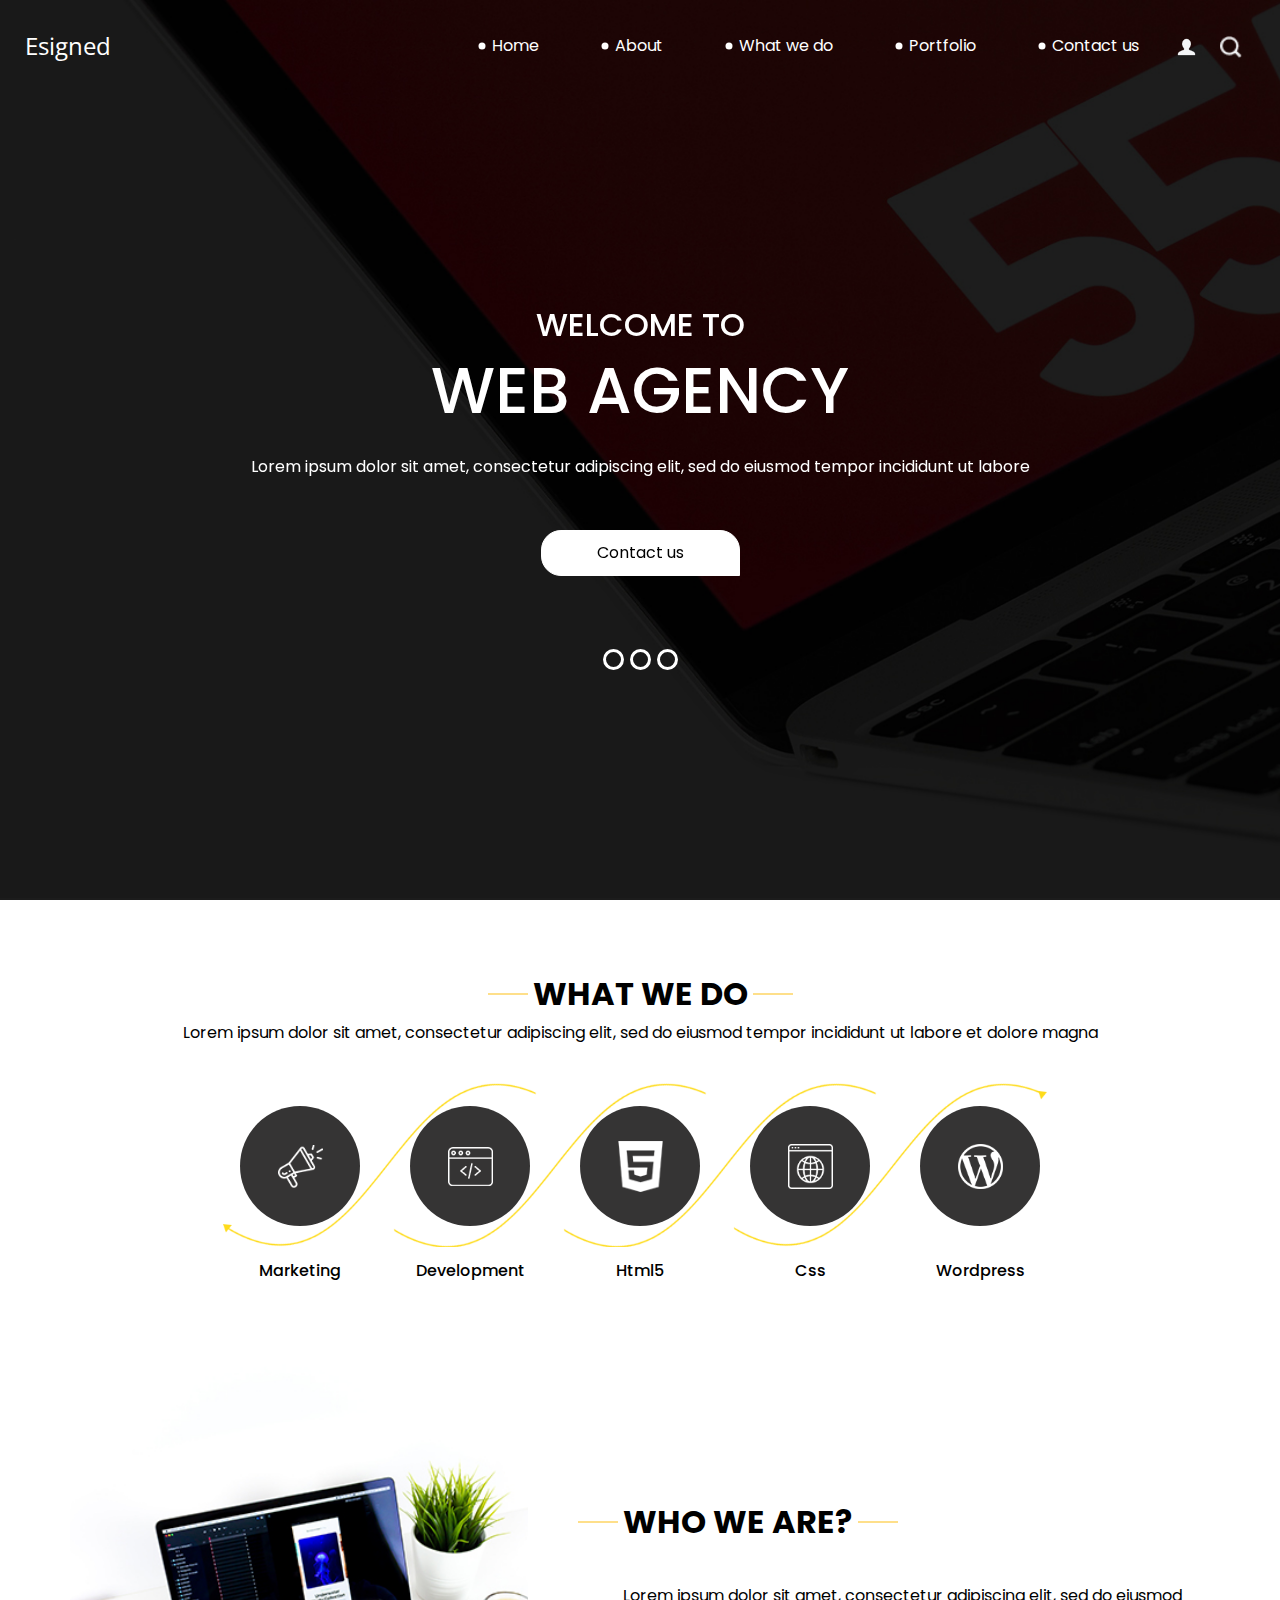
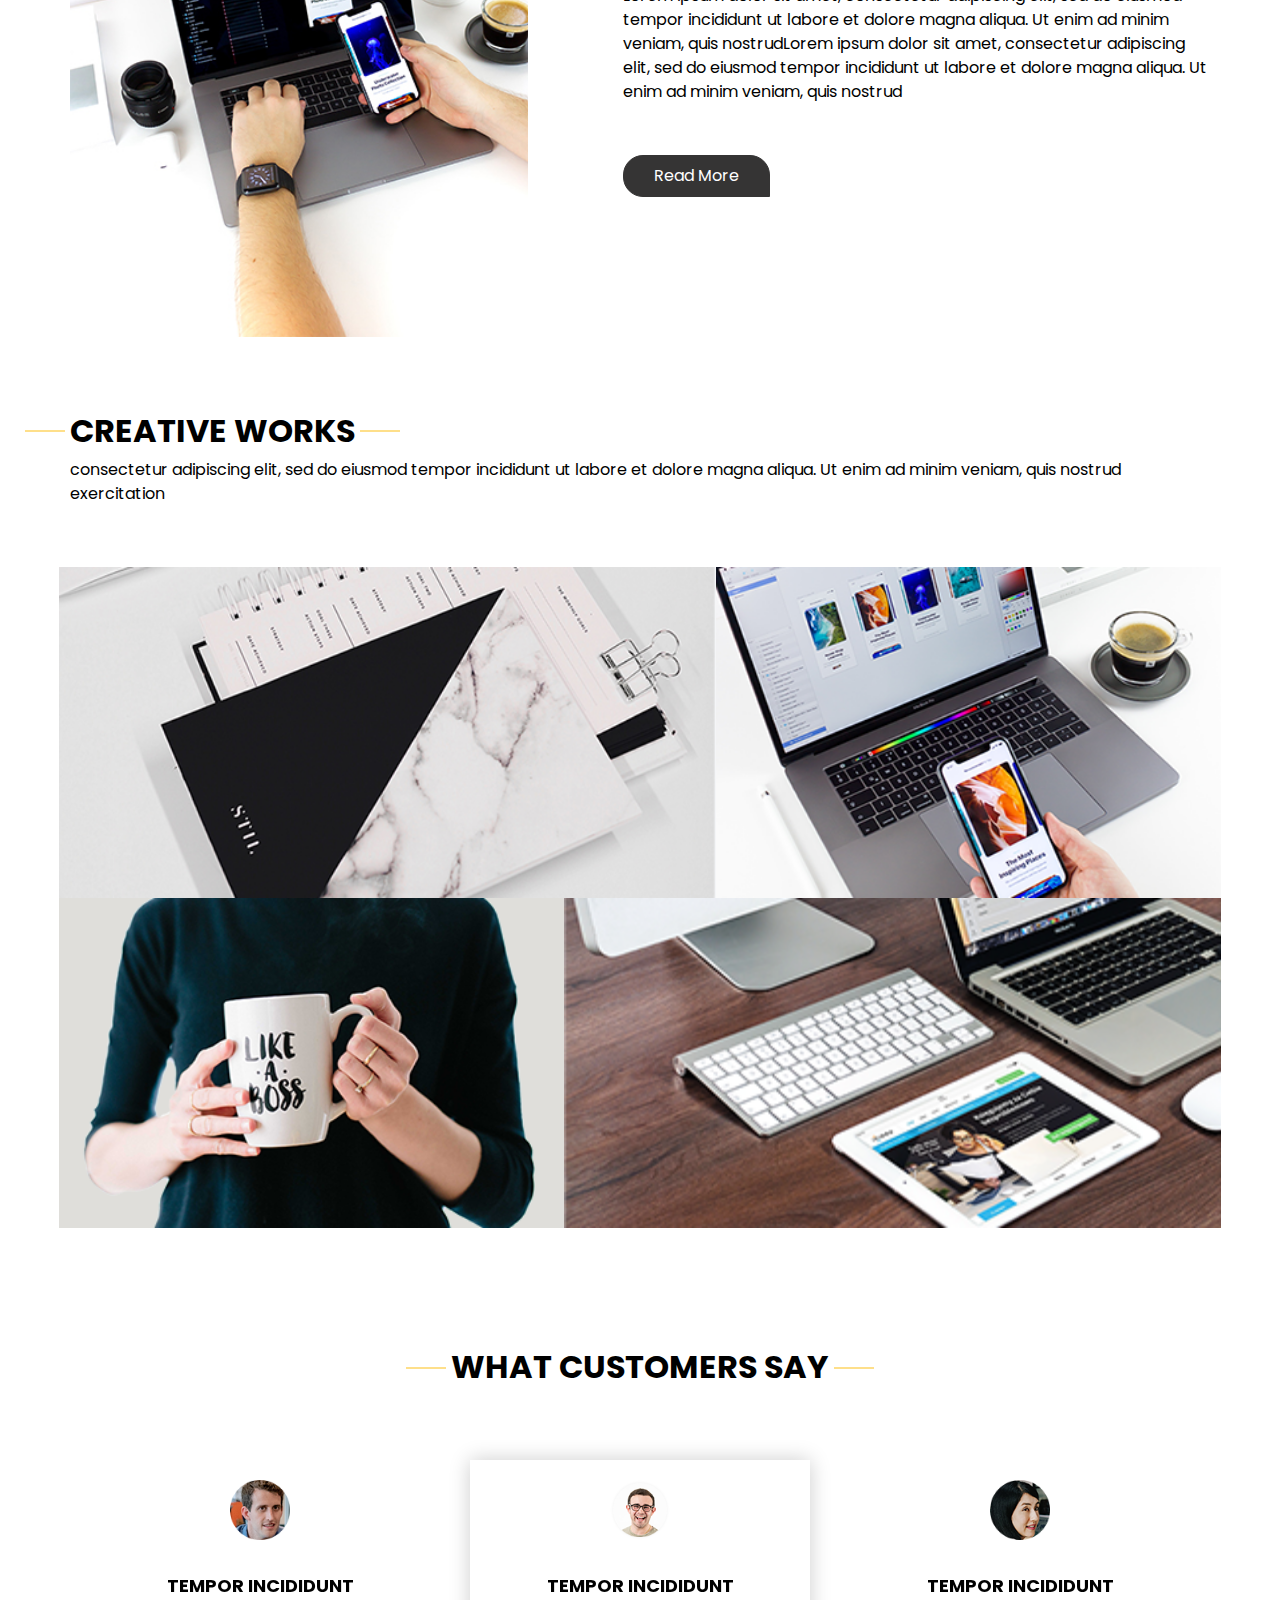
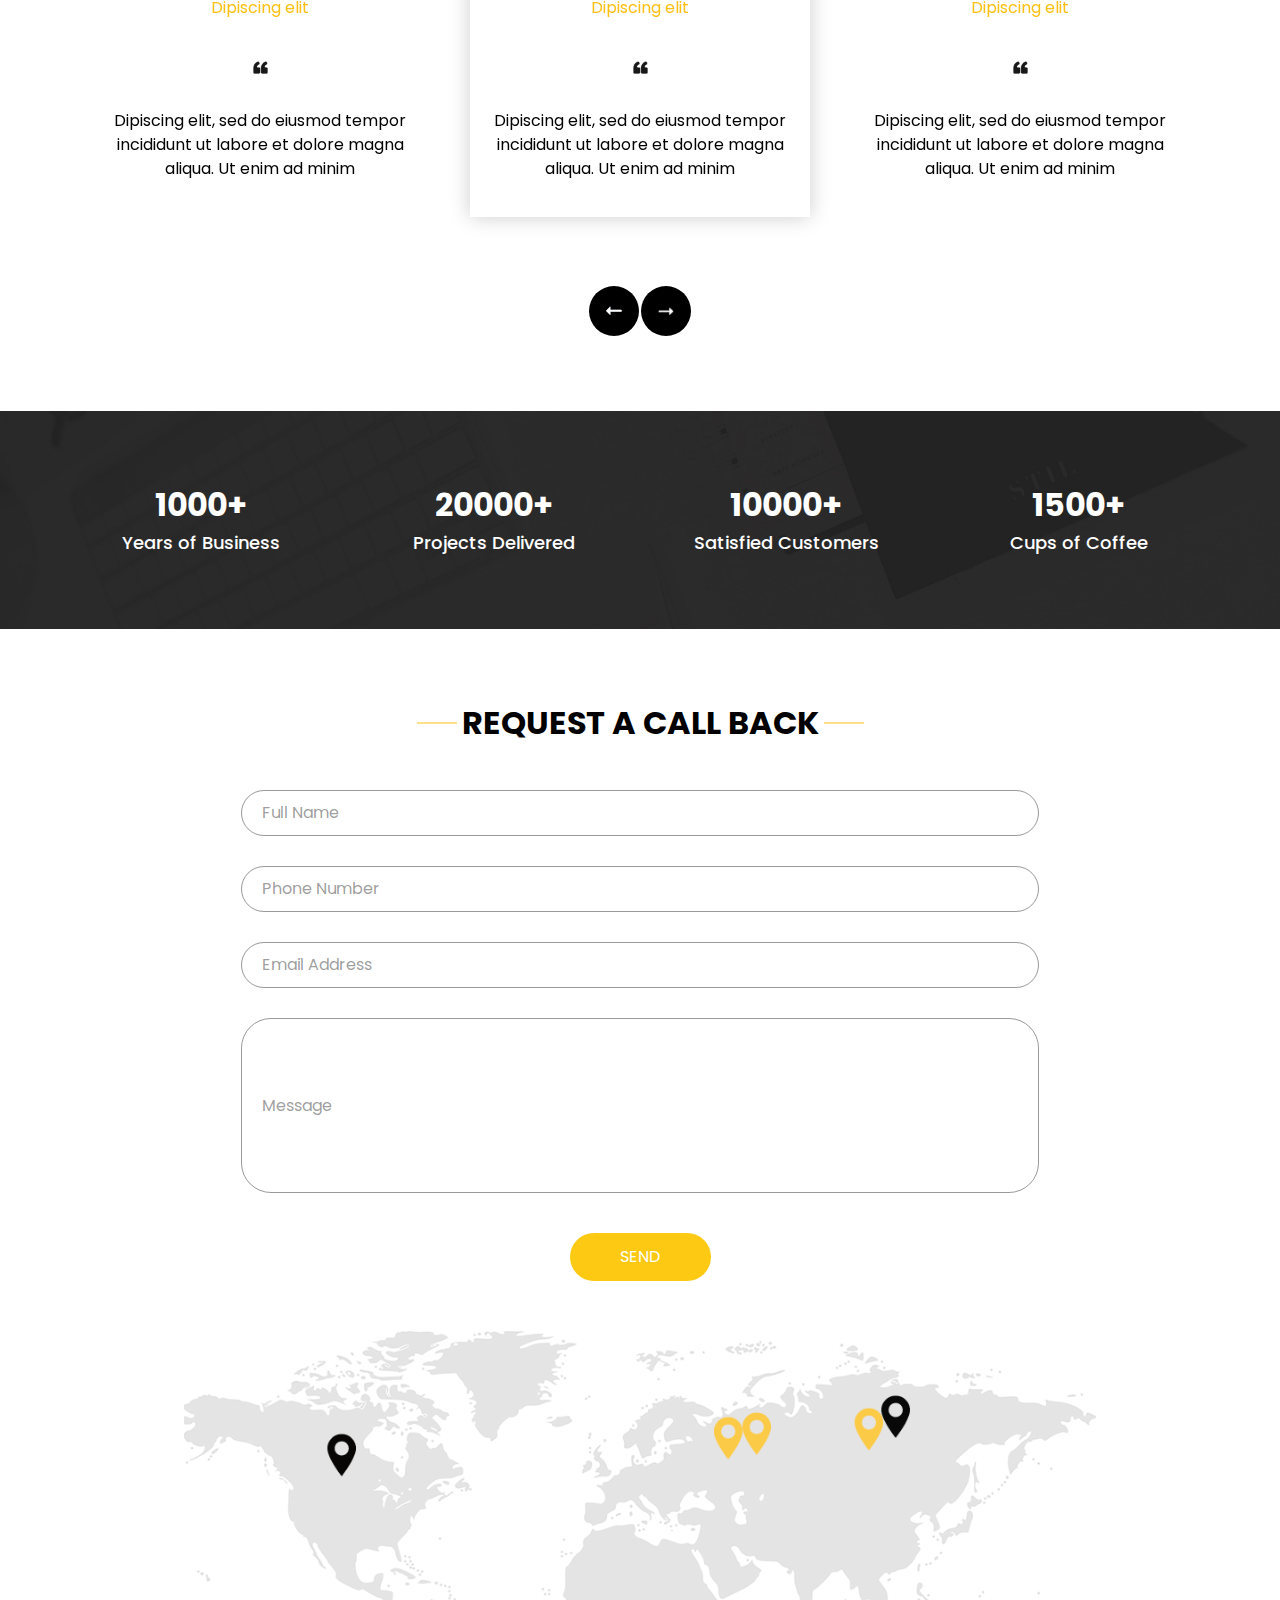
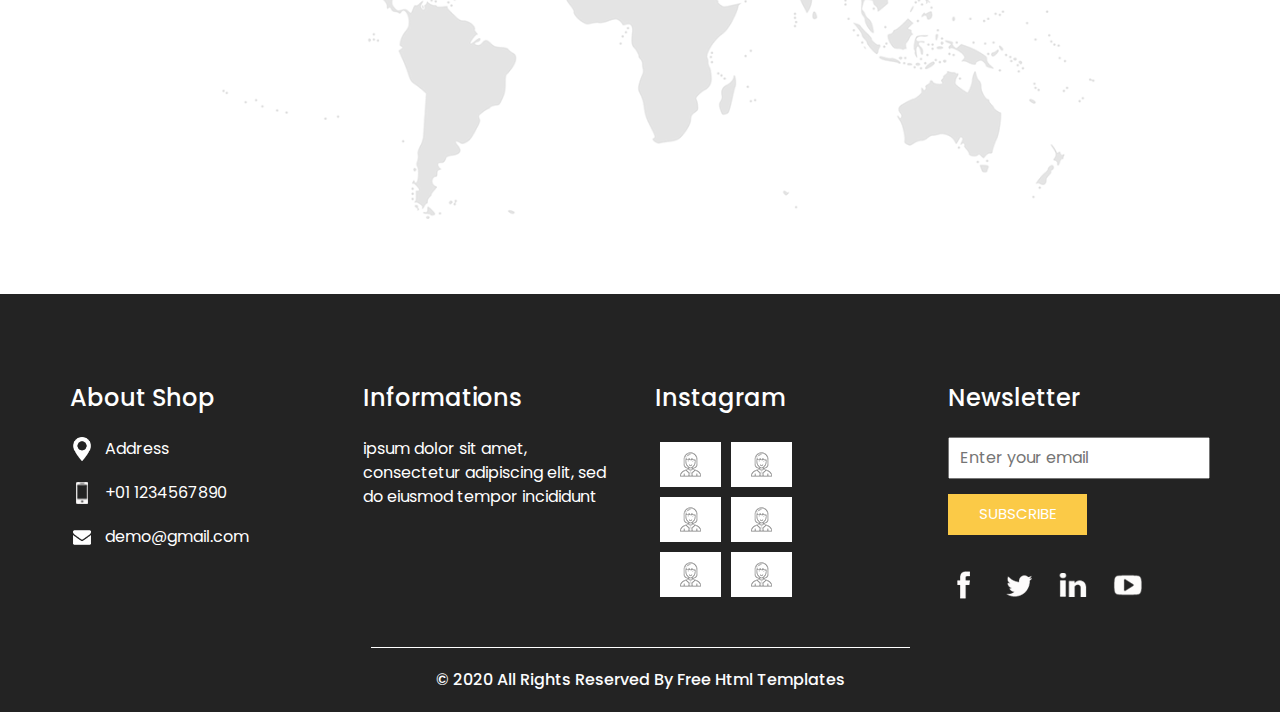
<file: esigned-html/index.html>
<!DOCTYPE html>
<html>

<head>
  <!-- Basic -->
  <meta charset="utf-8" />
  <meta http-equiv="X-UA-Compatible" content="IE=edge" />
  <!-- Mobile Metas -->
  <meta name="viewport" content="width=device-width, initial-scale=1, shrink-to-fit=no" />
  <!-- Site Metas -->
  <meta name="keywords" content="" />
  <meta name="description" content="" />
  <meta name="author" content="" />

  <title>Esigned</title>

  <!-- slider stylesheet -->
  <!-- slider stylesheet -->
  <link rel="stylesheet" type="text/css" href="https://cdnjs.cloudflare.com/ajax/libs/OwlCarousel2/2.3.4/assets/owl.carousel.min.css" />

  <!-- bootstrap core css -->
  <link rel="stylesheet" type="text/css" href="css/bootstrap.css" />

  <!-- fonts style -->
  <link href="https://fonts.googleapis.com/css?family=Open+Sans:400,700|Poppins:400,700&display=swap" rel="stylesheet">
  <!-- Custom styles for this template -->
  <link href="css/style.css" rel="stylesheet" />
  <!-- responsive style -->
  <link href="css/responsive.css" rel="stylesheet" />
</head>

<body>
  <div class="hero_area">
    <!-- header section strats -->
    <header class="header_section">
      <div class="container-fluid">
        <nav class="navbar navbar-expand-lg custom_nav-container pt-3">
          <a class="navbar-brand" href="index.html">
            <span>
              Esigned
            </span>
          </a>
          <button class="navbar-toggler" type="button" data-toggle="collapse" data-target="#navbarSupportedContent" aria-controls="navbarSupportedContent" aria-expanded="false" aria-label="Toggle navigation">
            <span class="navbar-toggler-icon"></span>
          </button>

          <div class="collapse navbar-collapse" id="navbarSupportedContent">
            <div class="d-flex ml-auto flex-column flex-lg-row align-items-center">
              <ul class="navbar-nav  ">
                <li class="nav-item active">
                  <a class="nav-link" href="index.html">Home <span class="sr-only">(current)</span></a>
                </li>
                <li class="nav-item">
                  <a class="nav-link" href="about.html"> About </a>
                </li>
                <li class="nav-item">
                  <a class="nav-link" href="do.html"> What we do </a>
                </li>
                <li class="nav-item">
                  <a class="nav-link" href="portfolio.html"> Portfolio </a>
                </li>
                <li class="nav-item">
                  <a class="nav-link" href="contact.html">Contact us</a>
                </li>
              </ul>
              <div class="user_option">
                <a href="">
                  <img src="images/user.png" alt="">
                </a>
                <form class="form-inline my-2 my-lg-0 ml-0 ml-lg-4 mb-3 mb-lg-0">
                  <button class="btn  my-2 my-sm-0 nav_search-btn" type="submit"></button>
                </form>
              </div>
            </div>
          </div>
        </nav>
      </div>
    </header>
    <!-- end header section -->
    <!-- slider section -->
    <section class=" slider_section position-relative">
      <div class="container">
        <div id="carouselExampleIndicators" class="carousel slide" data-ride="carousel">
          <ol class="carousel-indicators">
            <li data-target="#carouselExampleIndicators" data-slide-to="0" class="active"></li>
            <li data-target="#carouselExampleIndicators" data-slide-to="1"></li>
            <li data-target="#carouselExampleIndicators" data-slide-to="2"></li>
          </ol>
          <div class="carousel-inner">
            <div class="carousel-item active">
              <div class="row">
                <div class="col">
                  <div class="detail-box">
                    <div>
                      <h2>
                        welcome to

                      </h2>
                      <h1>
                        web agency
                      </h1>
                      <p>
                        Lorem ipsum dolor sit amet, consectetur adipiscing elit, sed do eiusmod tempor incididunt ut
                        labore
                      </p>
                      <div class="">
                        <a href="">
                          Contact us
                        </a>
                      </div>
                    </div>
                  </div>
                </div>
              </div>
            </div>
            <div class="carousel-item">
              <div class="row">
                <div class="col">
                  <div class="detail-box">
                    <div>
                      <h2>
                        welcome to

                      </h2>
                      <h1>
                        web agency
                      </h1>
                      <p>
                        Lorem ipsum dolor sit amet, consectetur adipiscing elit, sed do eiusmod tempor incididunt ut
                        labore
                      </p>
                      <div class="">
                        <a href="">
                          Contact us
                        </a>
                      </div>
                    </div>
                  </div>
                </div>
              </div>
            </div>
            <div class="carousel-item">
              <div class="row">
                <div class="col">
                  <div class="detail-box">
                    <div>
                      <h2>
                        welcome to

                      </h2>
                      <h1>
                        web agency
                      </h1>
                      <p>
                        Lorem ipsum dolor sit amet, consectetur adipiscing elit, sed do eiusmod tempor incididunt ut
                        labore
                      </p>
                      <div class="">
                        <a href="">
                          Contact us
                        </a>
                      </div>
                    </div>
                  </div>
                </div>
              </div>
            </div>
          </div>
        </div>

      </div>
    </section>
    <!-- end slider section -->
  </div>

  <!-- do section -->

  <section class="do_section layout_padding">
    <div class="container">
      <div class="heading_container">
        <h2>
          What we do
        </h2>
        <p>
          Lorem ipsum dolor sit amet, consectetur adipiscing elit, sed do eiusmod tempor incididunt ut labore et dolore
          magna
        </p>
      </div>
      <div class="do_container">
        <div class="box arrow-start arrow_bg">
          <div class="img-box">
            <img src="images/d-1.png" alt="">
          </div>
          <div class="detail-box">
            <h6>
              Marketing
            </h6>
          </div>
        </div>
        <div class="box arrow-middle arrow_bg">
          <div class="img-box">
            <img src="images/d-2.png" alt="">
          </div>
          <div class="detail-box">
            <h6>
              Development
            </h6>
          </div>
        </div>
        <div class="box arrow-middle arrow_bg">
          <div class="img-box">
            <img src="images/d-3.png" alt="">
          </div>
          <div class="detail-box">
            <h6>
              Html5
            </h6>
          </div>
        </div>
        <div class="box arrow-end arrow_bg">
          <div class="img-box">
            <img src="images/d-4.png" alt="">
          </div>
          <div class="detail-box">
            <h6>
              Css
            </h6>
          </div>
        </div>
        <div class="box ">
          <div class="img-box">
            <img src="images/d-5.png" alt="">
          </div>
          <div class="detail-box">
            <h6>
              Wordpress
            </h6>
          </div>
        </div>
      </div>
    </div>
  </section>

  <!-- end do section -->

  <!-- who section -->

  <section class="who_section ">
    <div class="container">
      <div class="row">
        <div class="col-md-5">
          <div class="img-box">
            <img src="images/who-img.jpg" alt="">
          </div>
        </div>
        <div class="col-md-7">
          <div class="detail-box">
            <div class="heading_container">
              <h2>
                WHO WE ARE?
              </h2>
            </div>
            <p>
              Lorem ipsum dolor sit amet, consectetur adipiscing elit, sed do eiusmod tempor incididunt ut labore et
              dolore magna aliqua. Ut enim ad minim veniam, quis nostrudLorem ipsum dolor sit amet, consectetur
              adipiscing elit, sed do eiusmod tempor incididunt ut labore et dolore magna aliqua. Ut enim ad minim
              veniam, quis nostrud
            </p>
            <div>
              <a href="">
                Read More
              </a>
            </div>
          </div>
        </div>
      </div>
    </div>
  </section>

  <!-- end who section -->


  <!-- work section -->
  <section class="work_section layout_padding">
    <div class="container">
      <div class="heading_container">
        <h2>
          CREATIVE WORKS
        </h2>
        <p>
          consectetur adipiscing elit, sed do eiusmod tempor incididunt ut labore et dolore magna aliqua. Ut enim ad
          minim veniam, quis nostrud exercitation
        </p>
      </div>
      <div class="work_container layout_padding2">
        <div class="box b-1">
          <img src="images/w-1.png" alt="">
        </div>
        <div class="box b-2">
          <img src="images/w-2.png" alt="">

        </div>
        <div class="box b-3">
          <img src="images/w-3.png" alt="">

        </div>
        <div class="box b-4">
          <img src="images/w-4.png" alt="">

        </div>
      </div>
    </div>
  </section>

  <!-- end work section -->

  <!-- client section -->
  <section class="client_section">
    <div class="container">
      <div class="heading_container">
        <h2>
          WHAT CUSTOMERS SAY
        </h2>
      </div>
      <div class="carousel-wrap ">
        <div class="owl-carousel">
          <div class="item">
            <div class="box">
              <div class="img-box">
                <img src="images/c-1.png" alt="">
              </div>
              <div class="detail-box">
                <h5>
                  Tempor incididunt <br>
                  <span>
                    Dipiscing elit
                  </span>
                </h5>
                <img src="images/quote.png" alt="">
                <p>
                  Dipiscing elit, sed do eiusmod tempor incididunt ut labore et dolore magna aliqua. Ut enim ad minim
                </p>
              </div>
            </div>
          </div>
          <div class="item">
            <div class="box">
              <div class="img-box">
                <img src="images/c-2.png" alt="">
              </div>
              <div class="detail-box">
                <h5>
                  Tempor incididunt <br>
                  <span>
                    Dipiscing elit
                  </span>
                </h5>
                <img src="images/quote.png" alt="">
                <p>
                  Dipiscing elit, sed do eiusmod tempor incididunt ut labore et dolore magna aliqua. Ut enim ad minim
                </p>
              </div>
            </div>
          </div>
          <div class="item">
            <div class="box">
              <div class="img-box">
                <img src="images/c-3.png" alt="">
              </div>
              <div class="detail-box">
                <h5>
                  Tempor incididunt <br>
                  <span>
                    Dipiscing elit
                  </span>
                </h5>
                <img src="images/quote.png" alt="">
                <p>
                  Dipiscing elit, sed do eiusmod tempor incididunt ut labore et dolore magna aliqua. Ut enim ad minim
                </p>
              </div>
            </div>
          </div>
        </div>
      </div>
    </div>
  </section>

  <!-- end client section -->

  <!-- target section -->
  <section class="target_section layout_padding2">
    <div class="container">
      <div class="row">
        <div class="col-md-3 col-sm-6">
          <div class="detail-box">
            <h2>
              1000+
            </h2>
            <h5>
              Years of Business
            </h5>
          </div>
        </div>
        <div class="col-md-3 col-sm-6">
          <div class="detail-box">
            <h2>
              20000+
            </h2>
            <h5>
              Projects Delivered
            </h5>
          </div>
        </div>
        <div class="col-md-3 col-sm-6">
          <div class="detail-box">
            <h2>
              10000+
            </h2>
            <h5>
              Satisfied Customers
            </h5>
          </div>
        </div>
        <div class="col-md-3 col-sm-6">
          <div class="detail-box">
            <h2>
              1500+
            </h2>
            <h5>
              Cups of Coffee
            </h5>
          </div>
        </div>
      </div>
    </div>
  </section>

  <!-- end target section -->


  <!-- contact section -->

  <section class="contact_section layout_padding">
    <div class="container">

      <div class="heading_container">
        <h2>
          Request A Call Back
        </h2>
      </div>
      <div class="">
        <div class="">
          <div class="row">
            <div class="col-md-9 mx-auto">
              <div class="contact-form">
                <form action="">
                  <div>
                    <input type="text" placeholder="Full Name ">
                  </div>
                  <div>
                    <input type="text" placeholder="Phone Number">
                  </div>
                  <div>
                    <input type="email" placeholder="Email Address">
                  </div>
                  <div>
                    <input type="text" placeholder="Message" class="input_message">
                  </div>
                  <div class="d-flex justify-content-center">
                    <button type="submit" class="btn_on-hover">
                      Send
                    </button>
                  </div>
                </form>
              </div>
            </div>
          </div>
        </div>
      </div>
      <div class="map_img-box">
        <img src="images/map-img.png" alt="">
      </div>
    </div>
  </section>


  <!-- end contact section -->


  <!-- info section -->
  <section class="info_section ">
    <div class="container">
      <div class="row">
        <div class="col-md-3">
          <div class="info_contact">
            <h5>
              About Shop
            </h5>
            <div>
              <div class="img-box">
                <img src="images/location-white.png" width="18px" alt="">
              </div>
              <p>
                Address
              </p>
            </div>
            <div>
              <div class="img-box">
                <img src="images/telephone-white.png" width="12px" alt="">
              </div>
              <p>
                +01 1234567890
              </p>
            </div>
            <div>
              <div class="img-box">
                <img src="images/envelope-white.png" width="18px" alt="">
              </div>
              <p>
                demo@gmail.com
              </p>
            </div>
          </div>
        </div>
        <div class="col-md-3">
          <div class="info_info">
            <h5>
              Informations
            </h5>
            <p>
              ipsum dolor sit amet, consectetur adipiscing elit, sed do eiusmod tempor incididunt
            </p>
          </div>
        </div>

        <div class="col-md-3">
          <div class="info_insta">
            <h5>
              Instagram
            </h5>
            <div class="insta_container">
              <div>
                <a href="">
                  <div class="insta-box b-1">
                    <img src="images/insta.png" alt="">
                  </div>
                </a>
                <a href="">
                  <div class="insta-box b-2">
                    <img src="images/insta.png" alt="">
                  </div>
                </a>
              </div>

              <div>
                <a href="">
                  <div class="insta-box b-3">
                    <img src="images/insta.png" alt="">
                  </div>
                </a>
                <a href="">
                  <div class="insta-box b-4">
                    <img src="images/insta.png" alt="">
                  </div>
                </a>
              </div>
              <div>
                <a href="">
                  <div class="insta-box b-3">
                    <img src="images/insta.png" alt="">
                  </div>
                </a>
                <a href="">
                  <div class="insta-box b-4">
                    <img src="images/insta.png" alt="">
                  </div>
                </a>
              </div>
            </div>
          </div>
        </div>
        <div class="col-md-3">
          <div class="info_form ">
            <h5>
              Newsletter
            </h5>
            <form action="">
              <input type="email" placeholder="Enter your email">
              <button>
                Subscribe
              </button>
            </form>
            <div class="social_box">
              <a href="">
                <img src="images/fb.png" alt="">
              </a>
              <a href="">
                <img src="images/twitter.png" alt="">
              </a>
              <a href="">
                <img src="images/linkedin.png" alt="">
              </a>
              <a href="">
                <img src="images/youtube.png" alt="">
              </a>
            </div>
          </div>
        </div>
      </div>
    </div>
  </section>

  <!-- end info_section -->


  <!-- footer section -->
  <section class="container-fluid footer_section">
    <p>
      &copy; 2020 All Rights Reserved By
      <a href="https://html.design/">Free Html Templates</a>
    </p>
  </section>
  <!-- footer section -->

  <script type="text/javascript" src="js/jquery-3.4.1.min.js"></script>
  <script type="text/javascript" src="js/bootstrap.js"></script>
  <script type="text/javascript" src="https://cdnjs.cloudflare.com/ajax/libs/OwlCarousel2/2.3.4/owl.carousel.min.js">
  </script>
  <!-- owl carousel script 
    -->
  <script type="text/javascript">
    $(".owl-carousel").owlCarousel({
      loop: true,
      margin: 0,
      navText: [],
      center: true,
      autoplay: true,
      autoplayHoverPause: true,
      responsive: {
        0: {
          items: 1
        },
        1000: {
          items: 3
        }
      }
    });
  </script>
  <!-- end owl carousel script -->

</body>

</html>
</file>
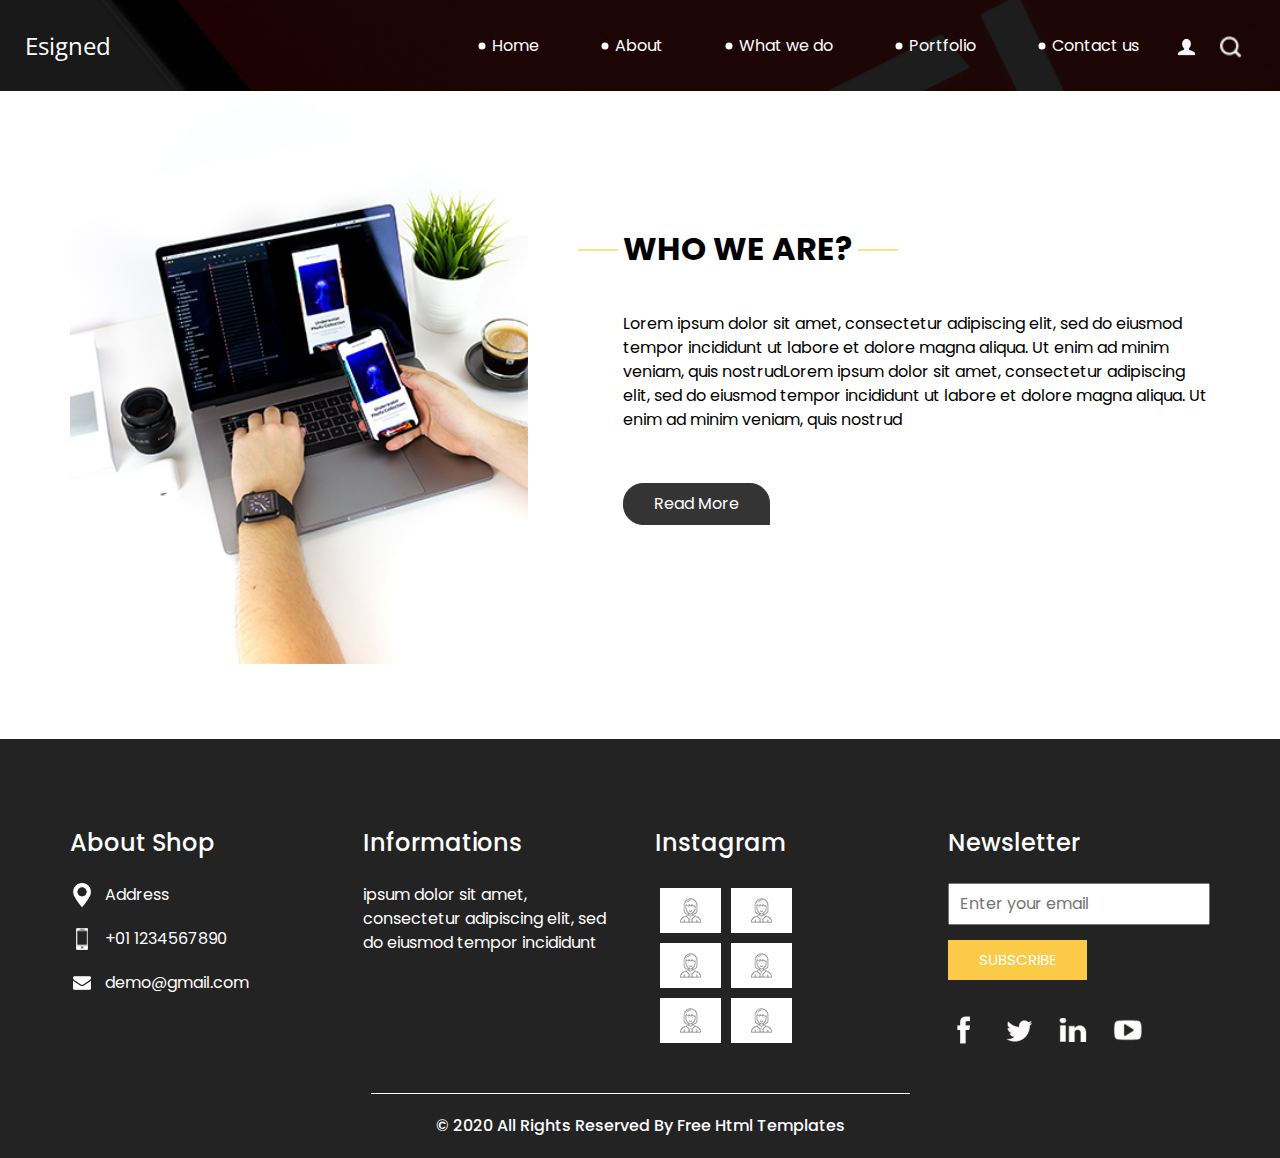
<file: esigned-html/about.html>
<!DOCTYPE html>
<html>

<head>
  <!-- Basic -->
  <meta charset="utf-8" />
  <meta http-equiv="X-UA-Compatible" content="IE=edge" />
  <!-- Mobile Metas -->
  <meta name="viewport" content="width=device-width, initial-scale=1, shrink-to-fit=no" />
  <!-- Site Metas -->
  <meta name="keywords" content="" />
  <meta name="description" content="" />
  <meta name="author" content="" />

  <title>Esigned</title>

  <!-- slider stylesheet -->
  <!-- slider stylesheet -->
  <link rel="stylesheet" type="text/css" href="https://cdnjs.cloudflare.com/ajax/libs/OwlCarousel2/2.3.4/assets/owl.carousel.min.css" />

  <!-- bootstrap core css -->
  <link rel="stylesheet" type="text/css" href="css/bootstrap.css" />

  <!-- fonts style -->
  <link href="https://fonts.googleapis.com/css?family=Open+Sans:400,700|Poppins:400,700&display=swap" rel="stylesheet">
  <!-- Custom styles for this template -->
  <link href="css/style.css" rel="stylesheet" />
  <!-- responsive style -->
  <link href="css/responsive.css" rel="stylesheet" />
</head>

<body class="sub_page">
  <div class="hero_area">
    <!-- header section strats -->
    <header class="header_section">
      <div class="container-fluid">
        <nav class="navbar navbar-expand-lg custom_nav-container pt-3">
          <a class="navbar-brand" href="index.html">
            <span>
              Esigned
            </span>
          </a>
          <button class="navbar-toggler" type="button" data-toggle="collapse" data-target="#navbarSupportedContent" aria-controls="navbarSupportedContent" aria-expanded="false" aria-label="Toggle navigation">
            <span class="navbar-toggler-icon"></span>
          </button>

          <div class="collapse navbar-collapse" id="navbarSupportedContent">
            <div class="d-flex ml-auto flex-column flex-lg-row align-items-center">
              <ul class="navbar-nav  ">
                <li class="nav-item active">
                  <a class="nav-link" href="index.html">Home <span class="sr-only">(current)</span></a>
                </li>
                <li class="nav-item">
                  <a class="nav-link" href="about.html"> About </a>
                </li>
                <li class="nav-item">
                  <a class="nav-link" href="do.html"> What we do </a>
                </li>
                <li class="nav-item">
                  <a class="nav-link" href="portfolio.html"> Portfolio </a>
                </li>
                <li class="nav-item">
                  <a class="nav-link" href="contact.html">Contact us</a>
                </li>
              </ul>
              <div class="user_option">
                <a href="">
                  <img src="images/user.png" alt="">
                </a>
                <form class="form-inline my-2 my-lg-0 ml-0 ml-lg-4 mb-3 mb-lg-0">
                  <button class="btn  my-2 my-sm-0 nav_search-btn" type="submit"></button>
                </form>
              </div>
            </div>
          </div>
        </nav>
      </div>
    </header>
    <!-- end header section -->
  </div>


  <!-- who section -->

  <section class="who_section layout_padding">
    <div class="container">
      <div class="row">
        <div class="col-md-5">
          <div class="img-box">
            <img src="images/who-img.jpg" alt="">
          </div>
        </div>
        <div class="col-md-7">
          <div class="detail-box">
            <div class="heading_container">
              <h2>
                WHO WE ARE?
              </h2>
            </div>
            <p>
              Lorem ipsum dolor sit amet, consectetur adipiscing elit, sed do eiusmod tempor incididunt ut labore et
              dolore magna aliqua. Ut enim ad minim veniam, quis nostrudLorem ipsum dolor sit amet, consectetur
              adipiscing elit, sed do eiusmod tempor incididunt ut labore et dolore magna aliqua. Ut enim ad minim
              veniam, quis nostrud
            </p>
            <div>
              <a href="">
                Read More
              </a>
            </div>
          </div>
        </div>
      </div>
    </div>
  </section>

  <!-- end who section -->


  <!-- info section -->
  <section class="info_section ">
    <div class="container">
      <div class="row">
        <div class="col-md-3">
          <div class="info_contact">
            <h5>
              About Shop
            </h5>
            <div>
              <div class="img-box">
                <img src="images/location-white.png" width="18px" alt="">
              </div>
              <p>
                Address
              </p>
            </div>
            <div>
              <div class="img-box">
                <img src="images/telephone-white.png" width="12px" alt="">
              </div>
              <p>
                +01 1234567890
              </p>
            </div>
            <div>
              <div class="img-box">
                <img src="images/envelope-white.png" width="18px" alt="">
              </div>
              <p>
                demo@gmail.com
              </p>
            </div>
          </div>
        </div>
        <div class="col-md-3">
          <div class="info_info">
            <h5>
              Informations
            </h5>
            <p>
              ipsum dolor sit amet, consectetur adipiscing elit, sed do eiusmod tempor incididunt
            </p>
          </div>
        </div>

        <div class="col-md-3">
          <div class="info_insta">
            <h5>
              Instagram
            </h5>
            <div class="insta_container">
              <div>
                <a href="">
                  <div class="insta-box b-1">
                    <img src="images/insta.png" alt="">
                  </div>
                </a>
                <a href="">
                  <div class="insta-box b-2">
                    <img src="images/insta.png" alt="">
                  </div>
                </a>
              </div>

              <div>
                <a href="">
                  <div class="insta-box b-3">
                    <img src="images/insta.png" alt="">
                  </div>
                </a>
                <a href="">
                  <div class="insta-box b-4">
                    <img src="images/insta.png" alt="">
                  </div>
                </a>
              </div>
              <div>
                <a href="">
                  <div class="insta-box b-3">
                    <img src="images/insta.png" alt="">
                  </div>
                </a>
                <a href="">
                  <div class="insta-box b-4">
                    <img src="images/insta.png" alt="">
                  </div>
                </a>
              </div>
            </div>
          </div>
        </div>
        <div class="col-md-3">
          <div class="info_form ">
            <h5>
              Newsletter
            </h5>
            <form action="">
              <input type="email" placeholder="Enter your email">
              <button>
                Subscribe
              </button>
            </form>
            <div class="social_box">
              <a href="">
                <img src="images/fb.png" alt="">
              </a>
              <a href="">
                <img src="images/twitter.png" alt="">
              </a>
              <a href="">
                <img src="images/linkedin.png" alt="">
              </a>
              <a href="">
                <img src="images/youtube.png" alt="">
              </a>
            </div>
          </div>
        </div>
      </div>
    </div>
  </section>

  <!-- end info_section -->


  <!-- footer section -->
  <section class="container-fluid footer_section">
    <p>
      &copy; 2020 All Rights Reserved By
      <a href="https://html.design/">Free Html Templates</a>
    </p>
  </section>
  <!-- footer section -->

  <script type="text/javascript" src="js/jquery-3.4.1.min.js"></script>
  <script type="text/javascript" src="js/bootstrap.js"></script>
  <script type="text/javascript" src="https://cdnjs.cloudflare.com/ajax/libs/OwlCarousel2/2.3.4/owl.carousel.min.js">
  </script>
  <!-- owl carousel script 
    -->
  <script type="text/javascript">
    $(".owl-carousel").owlCarousel({
      loop: true,
      margin: 0,
      navText: [],
      center: true,
      autoplay: true,
      autoplayHoverPause: true,
      responsive: {
        0: {
          items: 1
        },
        1000: {
          items: 3
        }
      }
    });
  </script>
  <!-- end owl carousel script -->

</body>

</html>
</file>
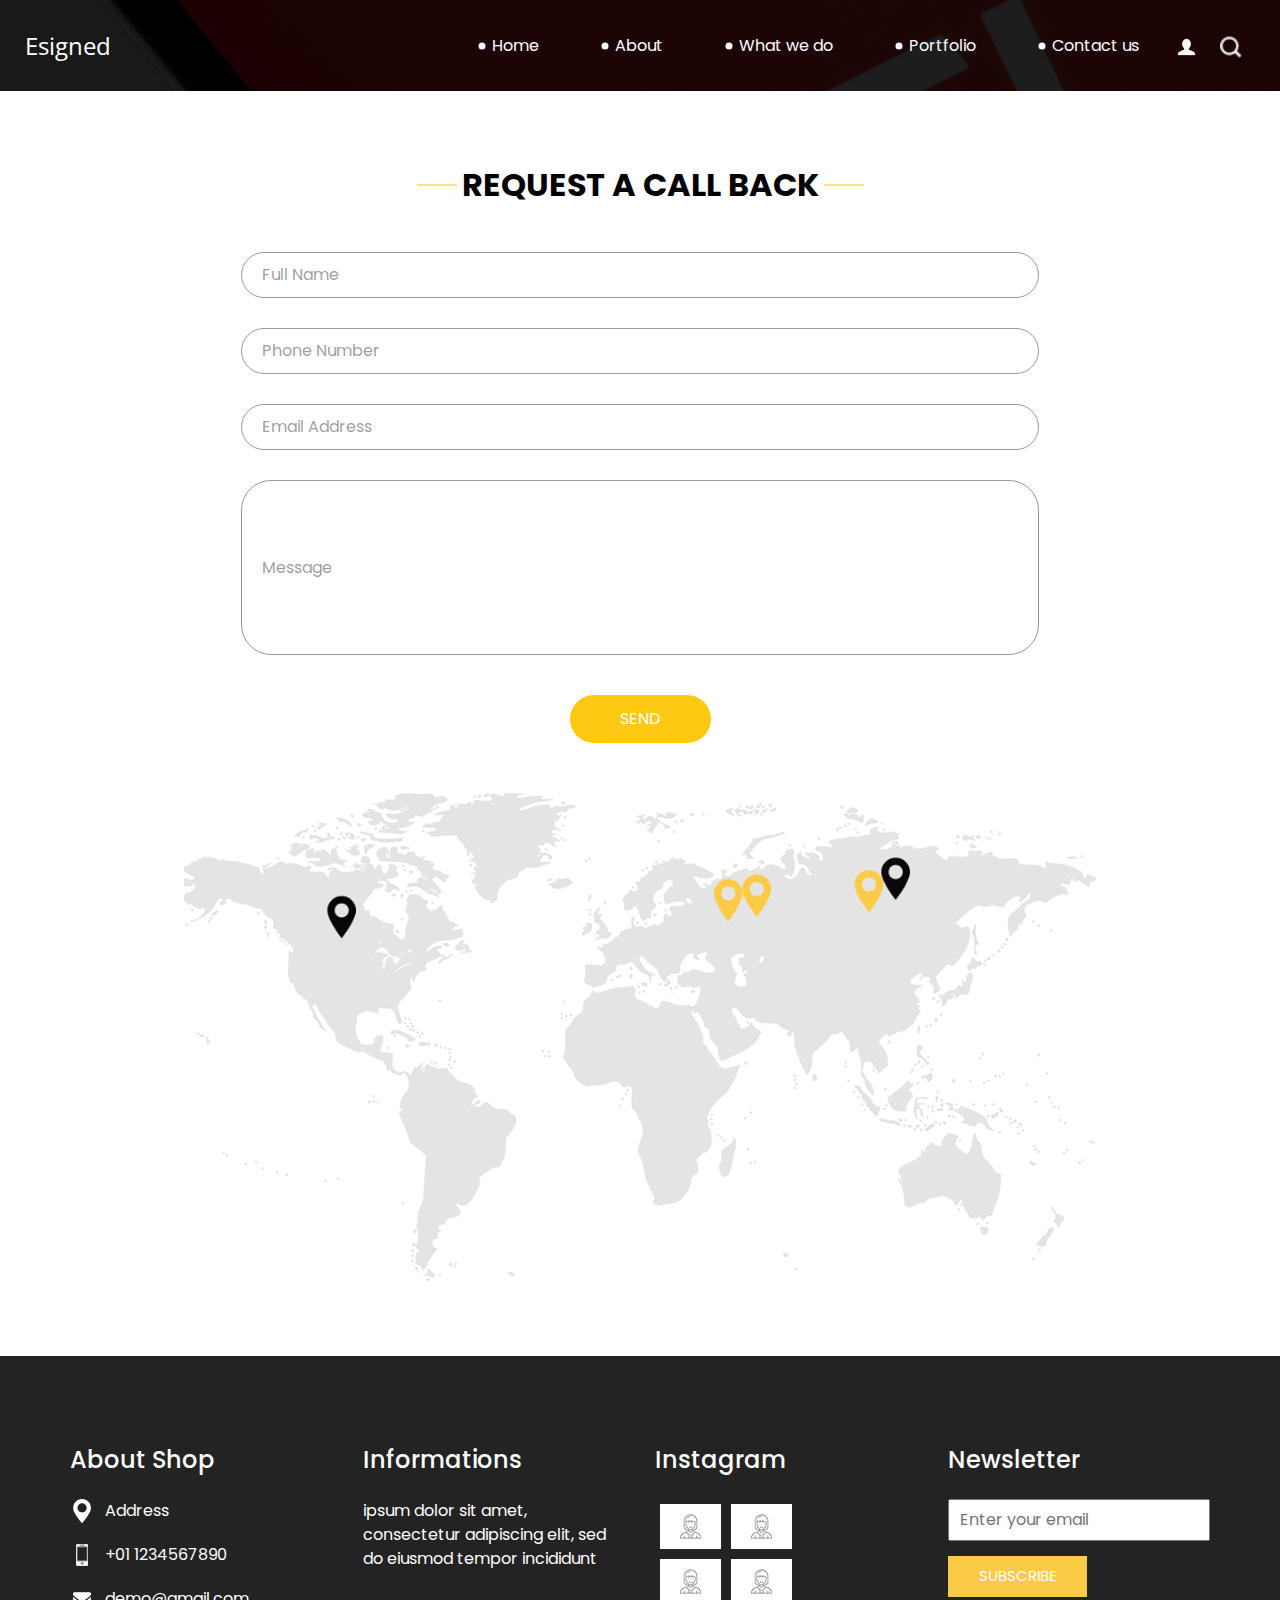
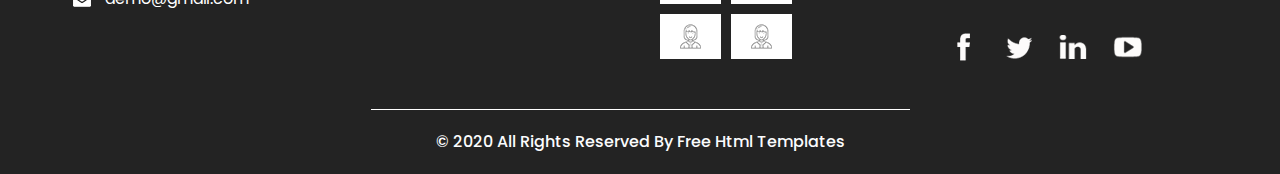
<file: esigned-html/contact.html>
<!DOCTYPE html>
<html>

<head>
  <!-- Basic -->
  <meta charset="utf-8" />
  <meta http-equiv="X-UA-Compatible" content="IE=edge" />
  <!-- Mobile Metas -->
  <meta name="viewport" content="width=device-width, initial-scale=1, shrink-to-fit=no" />
  <!-- Site Metas -->
  <meta name="keywords" content="" />
  <meta name="description" content="" />
  <meta name="author" content="" />

  <title>Esigned</title>

  <!-- slider stylesheet -->
  <!-- slider stylesheet -->
  <link rel="stylesheet" type="text/css" href="https://cdnjs.cloudflare.com/ajax/libs/OwlCarousel2/2.3.4/assets/owl.carousel.min.css" />

  <!-- bootstrap core css -->
  <link rel="stylesheet" type="text/css" href="css/bootstrap.css" />

  <!-- fonts style -->
  <link href="https://fonts.googleapis.com/css?family=Open+Sans:400,700|Poppins:400,700&display=swap" rel="stylesheet">
  <!-- Custom styles for this template -->
  <link href="css/style.css" rel="stylesheet" />
  <!-- responsive style -->
  <link href="css/responsive.css" rel="stylesheet" />
</head>

<body class="sub_page">
  <div class="hero_area">
    <!-- header section strats -->
    <header class="header_section">
      <div class="container-fluid">
        <nav class="navbar navbar-expand-lg custom_nav-container pt-3">
          <a class="navbar-brand" href="index.html">
            <span>
              Esigned
            </span>
          </a>
          <button class="navbar-toggler" type="button" data-toggle="collapse" data-target="#navbarSupportedContent" aria-controls="navbarSupportedContent" aria-expanded="false" aria-label="Toggle navigation">
            <span class="navbar-toggler-icon"></span>
          </button>

          <div class="collapse navbar-collapse" id="navbarSupportedContent">
            <div class="d-flex ml-auto flex-column flex-lg-row align-items-center">
              <ul class="navbar-nav  ">
                <li class="nav-item active">
                  <a class="nav-link" href="index.html">Home <span class="sr-only">(current)</span></a>
                </li>
                <li class="nav-item">
                  <a class="nav-link" href="about.html"> About </a>
                </li>
                <li class="nav-item">
                  <a class="nav-link" href="do.html"> What we do </a>
                </li>
                <li class="nav-item">
                  <a class="nav-link" href="portfolio.html"> Portfolio </a>
                </li>
                <li class="nav-item">
                  <a class="nav-link" href="contact.html">Contact us</a>
                </li>
              </ul>
              <div class="user_option">
                <a href="">
                  <img src="images/user.png" alt="">
                </a>
                <form class="form-inline my-2 my-lg-0 ml-0 ml-lg-4 mb-3 mb-lg-0">
                  <button class="btn  my-2 my-sm-0 nav_search-btn" type="submit"></button>
                </form>
              </div>
            </div>
          </div>
        </nav>
      </div>
    </header>
    <!-- end header section -->
  </div>

  <!-- contact section -->

  <section class="contact_section layout_padding">
    <div class="container">

      <div class="heading_container">
        <h2>
          Request A Call Back
        </h2>
      </div>
      <div class="">
        <div class="">
          <div class="row">
            <div class="col-md-9 mx-auto">
              <div class="contact-form">
                <form action="">
                  <div>
                    <input type="text" placeholder="Full Name ">
                  </div>
                  <div>
                    <input type="text" placeholder="Phone Number">
                  </div>
                  <div>
                    <input type="email" placeholder="Email Address">
                  </div>
                  <div>
                    <input type="text" placeholder="Message" class="input_message">
                  </div>
                  <div class="d-flex justify-content-center">
                    <button type="submit" class="btn_on-hover">
                      Send
                    </button>
                  </div>
                </form>
              </div>
            </div>
          </div>
        </div>
      </div>
      <div class="map_img-box">
        <img src="images/map-img.png" alt="">
      </div>
    </div>
  </section>


  <!-- end contact section -->


  <!-- info section -->
  <section class="info_section ">
    <div class="container">
      <div class="row">
        <div class="col-md-3">
          <div class="info_contact">
            <h5>
              About Shop
            </h5>
            <div>
              <div class="img-box">
                <img src="images/location-white.png" width="18px" alt="">
              </div>
              <p>
                Address
              </p>
            </div>
            <div>
              <div class="img-box">
                <img src="images/telephone-white.png" width="12px" alt="">
              </div>
              <p>
                +01 1234567890
              </p>
            </div>
            <div>
              <div class="img-box">
                <img src="images/envelope-white.png" width="18px" alt="">
              </div>
              <p>
                demo@gmail.com
              </p>
            </div>
          </div>
        </div>
        <div class="col-md-3">
          <div class="info_info">
            <h5>
              Informations
            </h5>
            <p>
              ipsum dolor sit amet, consectetur adipiscing elit, sed do eiusmod tempor incididunt
            </p>
          </div>
        </div>

        <div class="col-md-3">
          <div class="info_insta">
            <h5>
              Instagram
            </h5>
            <div class="insta_container">
              <div>
                <a href="">
                  <div class="insta-box b-1">
                    <img src="images/insta.png" alt="">
                  </div>
                </a>
                <a href="">
                  <div class="insta-box b-2">
                    <img src="images/insta.png" alt="">
                  </div>
                </a>
              </div>

              <div>
                <a href="">
                  <div class="insta-box b-3">
                    <img src="images/insta.png" alt="">
                  </div>
                </a>
                <a href="">
                  <div class="insta-box b-4">
                    <img src="images/insta.png" alt="">
                  </div>
                </a>
              </div>
              <div>
                <a href="">
                  <div class="insta-box b-3">
                    <img src="images/insta.png" alt="">
                  </div>
                </a>
                <a href="">
                  <div class="insta-box b-4">
                    <img src="images/insta.png" alt="">
                  </div>
                </a>
              </div>
            </div>
          </div>
        </div>
        <div class="col-md-3">
          <div class="info_form ">
            <h5>
              Newsletter
            </h5>
            <form action="">
              <input type="email" placeholder="Enter your email">
              <button>
                Subscribe
              </button>
            </form>
            <div class="social_box">
              <a href="">
                <img src="images/fb.png" alt="">
              </a>
              <a href="">
                <img src="images/twitter.png" alt="">
              </a>
              <a href="">
                <img src="images/linkedin.png" alt="">
              </a>
              <a href="">
                <img src="images/youtube.png" alt="">
              </a>
            </div>
          </div>
        </div>
      </div>
    </div>
  </section>

  <!-- end info_section -->


  <!-- footer section -->
  <section class="container-fluid footer_section">
    <p>
      &copy; 2020 All Rights Reserved By
      <a href="https://html.design/">Free Html Templates</a>
    </p>
  </section>
  <!-- footer section -->

  <script type="text/javascript" src="js/jquery-3.4.1.min.js"></script>
  <script type="text/javascript" src="js/bootstrap.js"></script>
  <script type="text/javascript" src="https://cdnjs.cloudflare.com/ajax/libs/OwlCarousel2/2.3.4/owl.carousel.min.js">
  </script>
  <!-- owl carousel script 
    -->
  <script type="text/javascript">
    $(".owl-carousel").owlCarousel({
      loop: true,
      margin: 0,
      navText: [],
      center: true,
      autoplay: true,
      autoplayHoverPause: true,
      responsive: {
        0: {
          items: 1
        },
        1000: {
          items: 3
        }
      }
    });
  </script>
  <!-- end owl carousel script -->

</body>

</html>
</file>
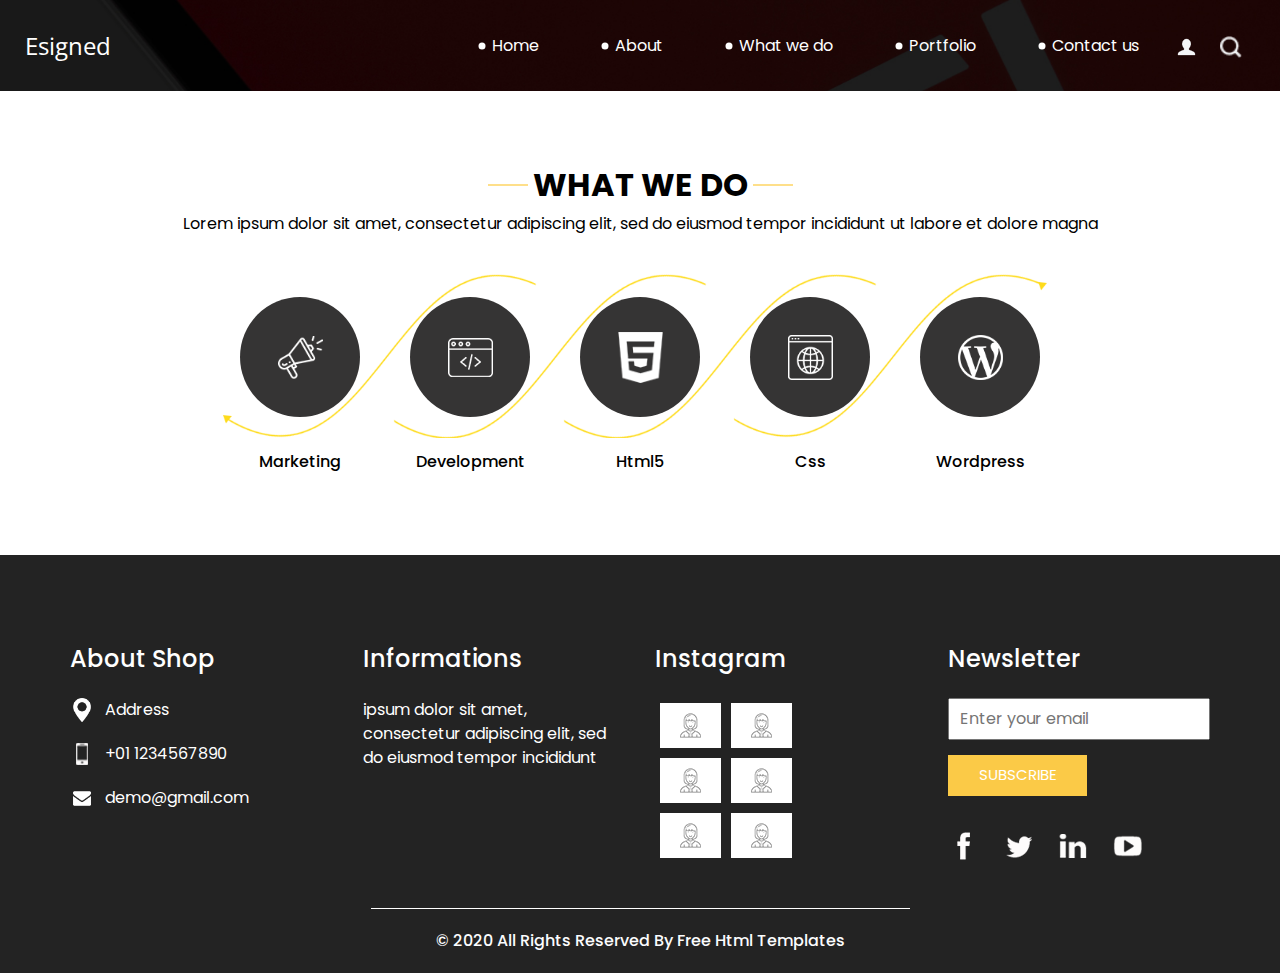
<file: esigned-html/do.html>
<!DOCTYPE html>
<html>

<head>
  <!-- Basic -->
  <meta charset="utf-8" />
  <meta http-equiv="X-UA-Compatible" content="IE=edge" />
  <!-- Mobile Metas -->
  <meta name="viewport" content="width=device-width, initial-scale=1, shrink-to-fit=no" />
  <!-- Site Metas -->
  <meta name="keywords" content="" />
  <meta name="description" content="" />
  <meta name="author" content="" />

  <title>Esigned</title>

  <!-- slider stylesheet -->
  <!-- slider stylesheet -->
  <link rel="stylesheet" type="text/css" href="https://cdnjs.cloudflare.com/ajax/libs/OwlCarousel2/2.3.4/assets/owl.carousel.min.css" />

  <!-- bootstrap core css -->
  <link rel="stylesheet" type="text/css" href="css/bootstrap.css" />

  <!-- fonts style -->
  <link href="https://fonts.googleapis.com/css?family=Open+Sans:400,700|Poppins:400,700&display=swap" rel="stylesheet">
  <!-- Custom styles for this template -->
  <link href="css/style.css" rel="stylesheet" />
  <!-- responsive style -->
  <link href="css/responsive.css" rel="stylesheet" />
</head>

<body class="sub_page">
  <div class="hero_area">
    <!-- header section strats -->
    <header class="header_section">
      <div class="container-fluid">
        <nav class="navbar navbar-expand-lg custom_nav-container pt-3">
          <a class="navbar-brand" href="index.html">
            <span>
              Esigned
            </span>
          </a>
          <button class="navbar-toggler" type="button" data-toggle="collapse" data-target="#navbarSupportedContent" aria-controls="navbarSupportedContent" aria-expanded="false" aria-label="Toggle navigation">
            <span class="navbar-toggler-icon"></span>
          </button>

          <div class="collapse navbar-collapse" id="navbarSupportedContent">
            <div class="d-flex ml-auto flex-column flex-lg-row align-items-center">
              <ul class="navbar-nav  ">
                <li class="nav-item active">
                  <a class="nav-link" href="index.html">Home <span class="sr-only">(current)</span></a>
                </li>
                <li class="nav-item">
                  <a class="nav-link" href="about.html"> About </a>
                </li>
                <li class="nav-item">
                  <a class="nav-link" href="do.html"> What we do </a>
                </li>
                <li class="nav-item">
                  <a class="nav-link" href="portfolio.html"> Portfolio </a>
                </li>
                <li class="nav-item">
                  <a class="nav-link" href="contact.html">Contact us</a>
                </li>
              </ul>
              <div class="user_option">
                <a href="">
                  <img src="images/user.png" alt="">
                </a>
                <form class="form-inline my-2 my-lg-0 ml-0 ml-lg-4 mb-3 mb-lg-0">
                  <button class="btn  my-2 my-sm-0 nav_search-btn" type="submit"></button>
                </form>
              </div>
            </div>
          </div>
        </nav>
      </div>
    </header>
    <!-- end header section -->
  </div>

  <!-- do section -->

  <section class="do_section layout_padding">
    <div class="container">
      <div class="heading_container">
        <h2>
          What we do
        </h2>
        <p>
          Lorem ipsum dolor sit amet, consectetur adipiscing elit, sed do eiusmod tempor incididunt ut labore et dolore
          magna
        </p>
      </div>
      <div class="do_container">
        <div class="box arrow-start arrow_bg">
          <div class="img-box">
            <img src="images/d-1.png" alt="">
          </div>
          <div class="detail-box">
            <h6>
              Marketing
            </h6>
          </div>
        </div>
        <div class="box arrow-middle arrow_bg">
          <div class="img-box">
            <img src="images/d-2.png" alt="">
          </div>
          <div class="detail-box">
            <h6>
              Development
            </h6>
          </div>
        </div>
        <div class="box arrow-middle arrow_bg">
          <div class="img-box">
            <img src="images/d-3.png" alt="">
          </div>
          <div class="detail-box">
            <h6>
              Html5
            </h6>
          </div>
        </div>
        <div class="box arrow-end arrow_bg">
          <div class="img-box">
            <img src="images/d-4.png" alt="">
          </div>
          <div class="detail-box">
            <h6>
              Css
            </h6>
          </div>
        </div>
        <div class="box ">
          <div class="img-box">
            <img src="images/d-5.png" alt="">
          </div>
          <div class="detail-box">
            <h6>
              Wordpress
            </h6>
          </div>
        </div>
      </div>
    </div>
  </section>

  <!-- end do section -->

  <!-- info section -->
  <section class="info_section ">
    <div class="container">
      <div class="row">
        <div class="col-md-3">
          <div class="info_contact">
            <h5>
              About Shop
            </h5>
            <div>
              <div class="img-box">
                <img src="images/location-white.png" width="18px" alt="">
              </div>
              <p>
                Address
              </p>
            </div>
            <div>
              <div class="img-box">
                <img src="images/telephone-white.png" width="12px" alt="">
              </div>
              <p>
                +01 1234567890
              </p>
            </div>
            <div>
              <div class="img-box">
                <img src="images/envelope-white.png" width="18px" alt="">
              </div>
              <p>
                demo@gmail.com
              </p>
            </div>
          </div>
        </div>
        <div class="col-md-3">
          <div class="info_info">
            <h5>
              Informations
            </h5>
            <p>
              ipsum dolor sit amet, consectetur adipiscing elit, sed do eiusmod tempor incididunt
            </p>
          </div>
        </div>

        <div class="col-md-3">
          <div class="info_insta">
            <h5>
              Instagram
            </h5>
            <div class="insta_container">
              <div>
                <a href="">
                  <div class="insta-box b-1">
                    <img src="images/insta.png" alt="">
                  </div>
                </a>
                <a href="">
                  <div class="insta-box b-2">
                    <img src="images/insta.png" alt="">
                  </div>
                </a>
              </div>

              <div>
                <a href="">
                  <div class="insta-box b-3">
                    <img src="images/insta.png" alt="">
                  </div>
                </a>
                <a href="">
                  <div class="insta-box b-4">
                    <img src="images/insta.png" alt="">
                  </div>
                </a>
              </div>
              <div>
                <a href="">
                  <div class="insta-box b-3">
                    <img src="images/insta.png" alt="">
                  </div>
                </a>
                <a href="">
                  <div class="insta-box b-4">
                    <img src="images/insta.png" alt="">
                  </div>
                </a>
              </div>
            </div>
          </div>
        </div>
        <div class="col-md-3">
          <div class="info_form ">
            <h5>
              Newsletter
            </h5>
            <form action="">
              <input type="email" placeholder="Enter your email">
              <button>
                Subscribe
              </button>
            </form>
            <div class="social_box">
              <a href="">
                <img src="images/fb.png" alt="">
              </a>
              <a href="">
                <img src="images/twitter.png" alt="">
              </a>
              <a href="">
                <img src="images/linkedin.png" alt="">
              </a>
              <a href="">
                <img src="images/youtube.png" alt="">
              </a>
            </div>
          </div>
        </div>
      </div>
    </div>
  </section>

  <!-- end info_section -->


  <!-- footer section -->
  <section class="container-fluid footer_section">
    <p>
      &copy; 2020 All Rights Reserved By
      <a href="https://html.design/">Free Html Templates</a>
    </p>
  </section>
  <!-- footer section -->

  <script type="text/javascript" src="js/jquery-3.4.1.min.js"></script>
  <script type="text/javascript" src="js/bootstrap.js"></script>
  <script type="text/javascript" src="https://cdnjs.cloudflare.com/ajax/libs/OwlCarousel2/2.3.4/owl.carousel.min.js">
  </script>
  <!-- owl carousel script 
    -->
  <script type="text/javascript">
    $(".owl-carousel").owlCarousel({
      loop: true,
      margin: 0,
      navText: [],
      center: true,
      autoplay: true,
      autoplayHoverPause: true,
      responsive: {
        0: {
          items: 1
        },
        1000: {
          items: 3
        }
      }
    });
  </script>
  <!-- end owl carousel script -->

</body>

</html>
</file>
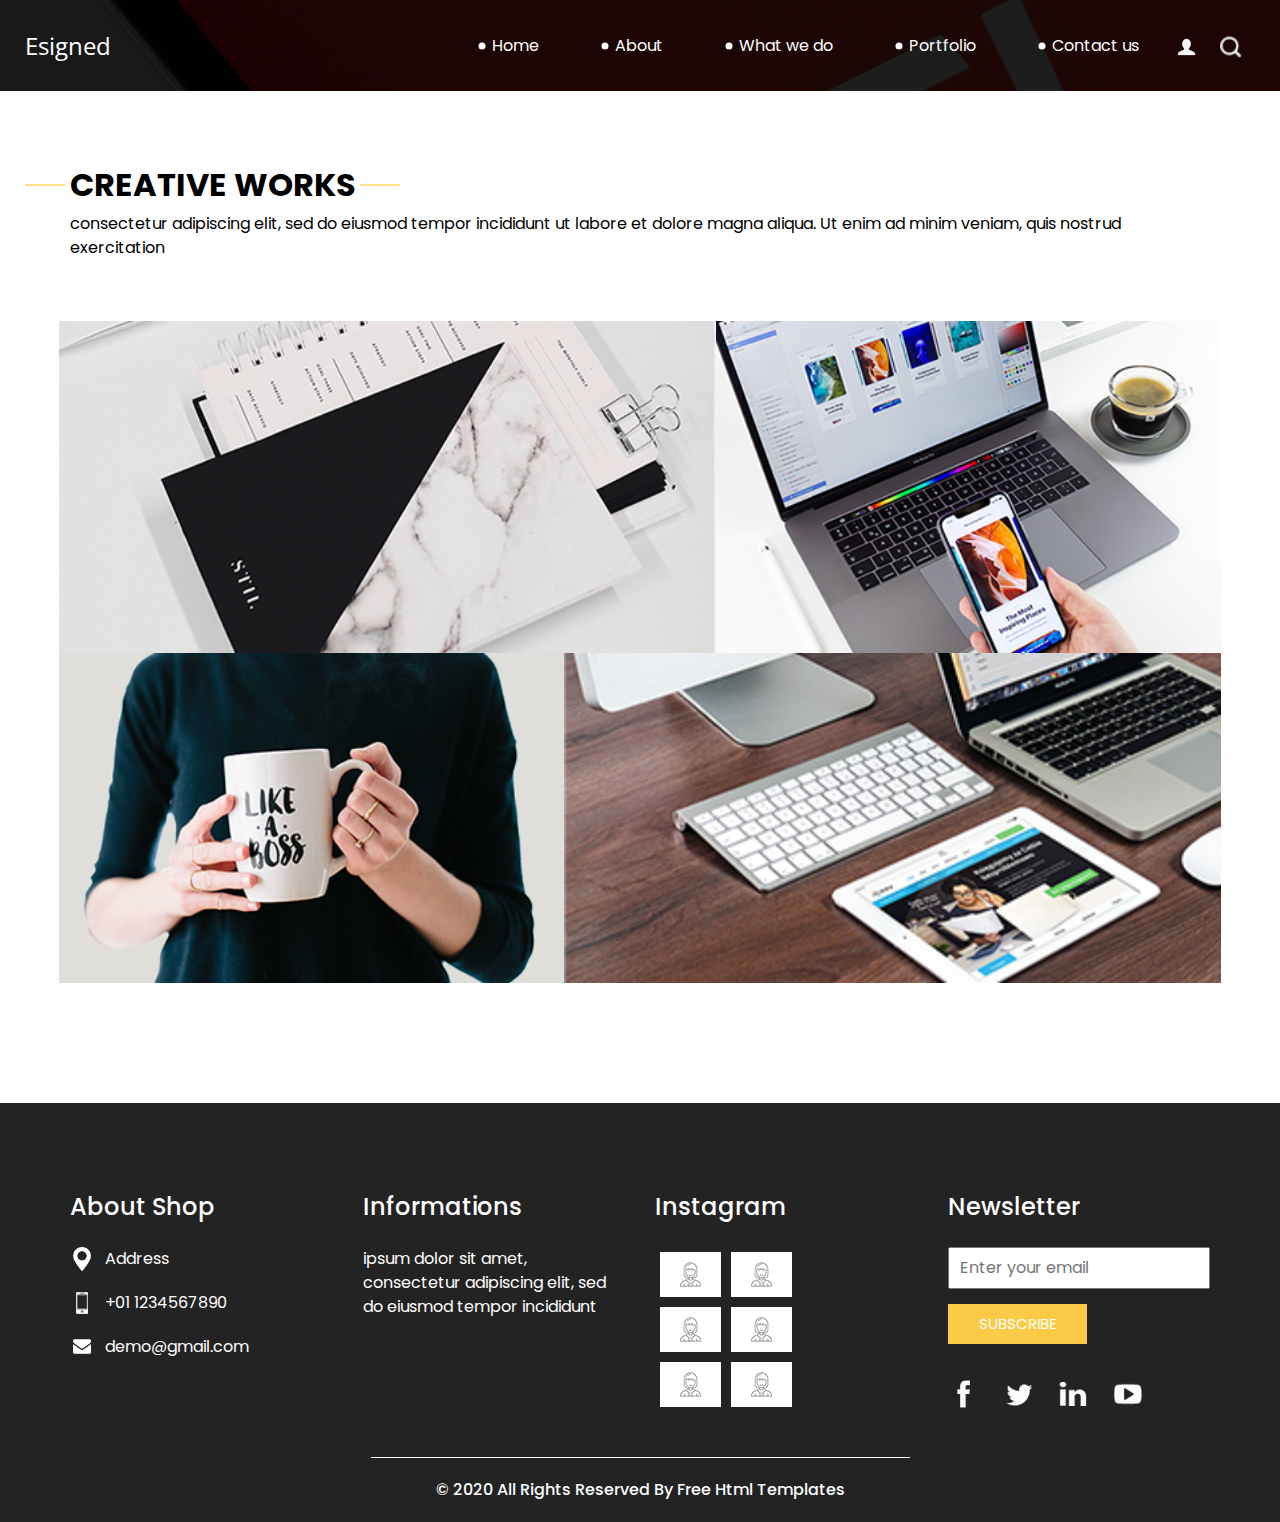
<file: esigned-html/portfolio.html>
<!DOCTYPE html>
<html>

<head>
  <!-- Basic -->
  <meta charset="utf-8" />
  <meta http-equiv="X-UA-Compatible" content="IE=edge" />
  <!-- Mobile Metas -->
  <meta name="viewport" content="width=device-width, initial-scale=1, shrink-to-fit=no" />
  <!-- Site Metas -->
  <meta name="keywords" content="" />
  <meta name="description" content="" />
  <meta name="author" content="" />

  <title>Esigned</title>

  <!-- slider stylesheet -->
  <!-- slider stylesheet -->
  <link rel="stylesheet" type="text/css" href="https://cdnjs.cloudflare.com/ajax/libs/OwlCarousel2/2.3.4/assets/owl.carousel.min.css" />

  <!-- bootstrap core css -->
  <link rel="stylesheet" type="text/css" href="css/bootstrap.css" />

  <!-- fonts style -->
  <link href="https://fonts.googleapis.com/css?family=Open+Sans:400,700|Poppins:400,700&display=swap" rel="stylesheet">
  <!-- Custom styles for this template -->
  <link href="css/style.css" rel="stylesheet" />
  <!-- responsive style -->
  <link href="css/responsive.css" rel="stylesheet" />
</head>

<body class="sub_page">
  <div class="hero_area">
    <!-- header section strats -->
    <header class="header_section">
      <div class="container-fluid">
        <nav class="navbar navbar-expand-lg custom_nav-container pt-3">
          <a class="navbar-brand" href="index.html">
            <span>
              Esigned
            </span>
          </a>
          <button class="navbar-toggler" type="button" data-toggle="collapse" data-target="#navbarSupportedContent" aria-controls="navbarSupportedContent" aria-expanded="false" aria-label="Toggle navigation">
            <span class="navbar-toggler-icon"></span>
          </button>

          <div class="collapse navbar-collapse" id="navbarSupportedContent">
            <div class="d-flex ml-auto flex-column flex-lg-row align-items-center">
              <ul class="navbar-nav  ">
                <li class="nav-item active">
                  <a class="nav-link" href="index.html">Home <span class="sr-only">(current)</span></a>
                </li>
                <li class="nav-item">
                  <a class="nav-link" href="about.html"> About </a>
                </li>
                <li class="nav-item">
                  <a class="nav-link" href="do.html"> What we do </a>
                </li>
                <li class="nav-item">
                  <a class="nav-link" href="portfolio.html"> Portfolio </a>
                </li>
                <li class="nav-item">
                  <a class="nav-link" href="contact.html">Contact us</a>
                </li>
              </ul>
              <div class="user_option">
                <a href="">
                  <img src="images/user.png" alt="">
                </a>
                <form class="form-inline my-2 my-lg-0 ml-0 ml-lg-4 mb-3 mb-lg-0">
                  <button class="btn  my-2 my-sm-0 nav_search-btn" type="submit"></button>
                </form>
              </div>
            </div>
          </div>
        </nav>
      </div>
    </header>
    <!-- end header section -->
  </div>


  <!-- work section -->
  <section class="work_section layout_padding">
    <div class="container">
      <div class="heading_container">
        <h2>
          CREATIVE WORKS
        </h2>
        <p>
          consectetur adipiscing elit, sed do eiusmod tempor incididunt ut labore et dolore magna aliqua. Ut enim ad
          minim veniam, quis nostrud exercitation
        </p>
      </div>
      <div class="work_container layout_padding2">
        <div class="box b-1">
          <img src="images/w-1.png" alt="">
        </div>
        <div class="box b-2">
          <img src="images/w-2.png" alt="">

        </div>
        <div class="box b-3">
          <img src="images/w-3.png" alt="">

        </div>
        <div class="box b-4">
          <img src="images/w-4.png" alt="">

        </div>
      </div>
    </div>
  </section>

  <!-- end work section -->

  <!-- info section -->
  <section class="info_section ">
    <div class="container">
      <div class="row">
        <div class="col-md-3">
          <div class="info_contact">
            <h5>
              About Shop
            </h5>
            <div>
              <div class="img-box">
                <img src="images/location-white.png" width="18px" alt="">
              </div>
              <p>
                Address
              </p>
            </div>
            <div>
              <div class="img-box">
                <img src="images/telephone-white.png" width="12px" alt="">
              </div>
              <p>
                +01 1234567890
              </p>
            </div>
            <div>
              <div class="img-box">
                <img src="images/envelope-white.png" width="18px" alt="">
              </div>
              <p>
                demo@gmail.com
              </p>
            </div>
          </div>
        </div>
        <div class="col-md-3">
          <div class="info_info">
            <h5>
              Informations
            </h5>
            <p>
              ipsum dolor sit amet, consectetur adipiscing elit, sed do eiusmod tempor incididunt
            </p>
          </div>
        </div>

        <div class="col-md-3">
          <div class="info_insta">
            <h5>
              Instagram
            </h5>
            <div class="insta_container">
              <div>
                <a href="">
                  <div class="insta-box b-1">
                    <img src="images/insta.png" alt="">
                  </div>
                </a>
                <a href="">
                  <div class="insta-box b-2">
                    <img src="images/insta.png" alt="">
                  </div>
                </a>
              </div>

              <div>
                <a href="">
                  <div class="insta-box b-3">
                    <img src="images/insta.png" alt="">
                  </div>
                </a>
                <a href="">
                  <div class="insta-box b-4">
                    <img src="images/insta.png" alt="">
                  </div>
                </a>
              </div>
              <div>
                <a href="">
                  <div class="insta-box b-3">
                    <img src="images/insta.png" alt="">
                  </div>
                </a>
                <a href="">
                  <div class="insta-box b-4">
                    <img src="images/insta.png" alt="">
                  </div>
                </a>
              </div>
            </div>
          </div>
        </div>
        <div class="col-md-3">
          <div class="info_form ">
            <h5>
              Newsletter
            </h5>
            <form action="">
              <input type="email" placeholder="Enter your email">
              <button>
                Subscribe
              </button>
            </form>
            <div class="social_box">
              <a href="">
                <img src="images/fb.png" alt="">
              </a>
              <a href="">
                <img src="images/twitter.png" alt="">
              </a>
              <a href="">
                <img src="images/linkedin.png" alt="">
              </a>
              <a href="">
                <img src="images/youtube.png" alt="">
              </a>
            </div>
          </div>
        </div>
      </div>
    </div>
  </section>

  <!-- end info_section -->


  <!-- footer section -->
  <section class="container-fluid footer_section">
    <p>
      &copy; 2020 All Rights Reserved By
      <a href="https://html.design/">Free Html Templates</a>
    </p>
  </section>
  <!-- footer section -->

  <script type="text/javascript" src="js/jquery-3.4.1.min.js"></script>
  <script type="text/javascript" src="js/bootstrap.js"></script>
  <script type="text/javascript" src="https://cdnjs.cloudflare.com/ajax/libs/OwlCarousel2/2.3.4/owl.carousel.min.js">
  </script>
  <!-- owl carousel script 
    -->
  <script type="text/javascript">
    $(".owl-carousel").owlCarousel({
      loop: true,
      margin: 0,
      navText: [],
      center: true,
      autoplay: true,
      autoplayHoverPause: true,
      responsive: {
        0: {
          items: 1
        },
        1000: {
          items: 3
        }
      }
    });
  </script>
  <!-- end owl carousel script -->

</body>

</html>
</file>
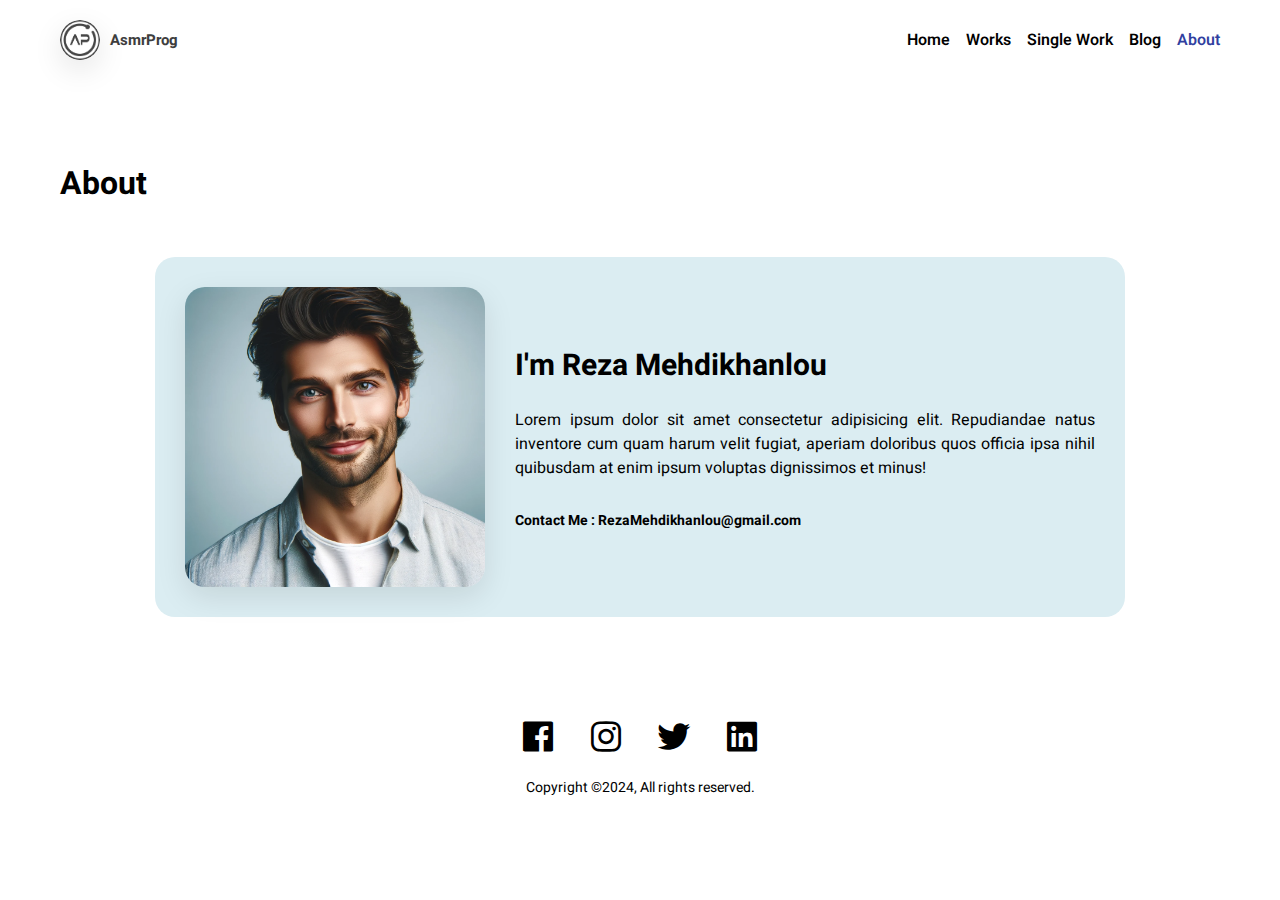
<file: Personal Portfolio #06/html/about.html>
<!DOCTYPE html>
<html lang="en">

<head>
    <meta charset="UTF-8">
    <meta name="viewport" content="width=device-width, initial-scale=1.0">
    <link href='https://unpkg.com/boxicons@2.1.4/css/boxicons.min.css' rel='stylesheet'>
    <link rel="stylesheet" href="../css/style.css">
    <title>About Page | AsmrProg</title>
</head>

<body>

    <nav>
        <div class="logo">
            <img src="../assets/logo.png">
            <a href="#">AsmrProg</a>
        </div>
        <div class="nav-links">
            <a href="../index.html">Home</a>
            <a href="works.html">Works</a>
            <a href="single-work.html">Single Work</a>
            <a href="blog.html">Blog</a>
            <a class="selected" href="about.html">About</a>
        </div>
    </nav>

    <h1 class="page-title">About</h1>

    <div class="content">
        <div class="container">
            <img src="../assets/profile-2.png">
            <div class="about">
                <h2>I'm Reza Mehdikhanlou</h2>
                <p>Lorem ipsum dolor sit amet consectetur adipisicing elit. Repudiandae natus inventore cum quam harum
                    velit fugiat, aperiam doloribus quos officia ipsa nihil quibusdam at enim ipsum voluptas dignissimos
                    et minus!</p>
                <p class="email">Contact Me : RezaMehdikhanlou@gmail.com</p>
            </div>
        </div>
    </div>

    <footer>
        <div class="socials">
            <i class='bx bxl-facebook-square'></i>
            <i class='bx bxl-instagram'></i>
            <i class='bx bxl-twitter'></i>
            <i class='bx bxl-linkedin-square'></i>
        </div>
        <p>Copyright ©2024, All rights reserved.</p>
    </footer>

</body>

</html>
</file>
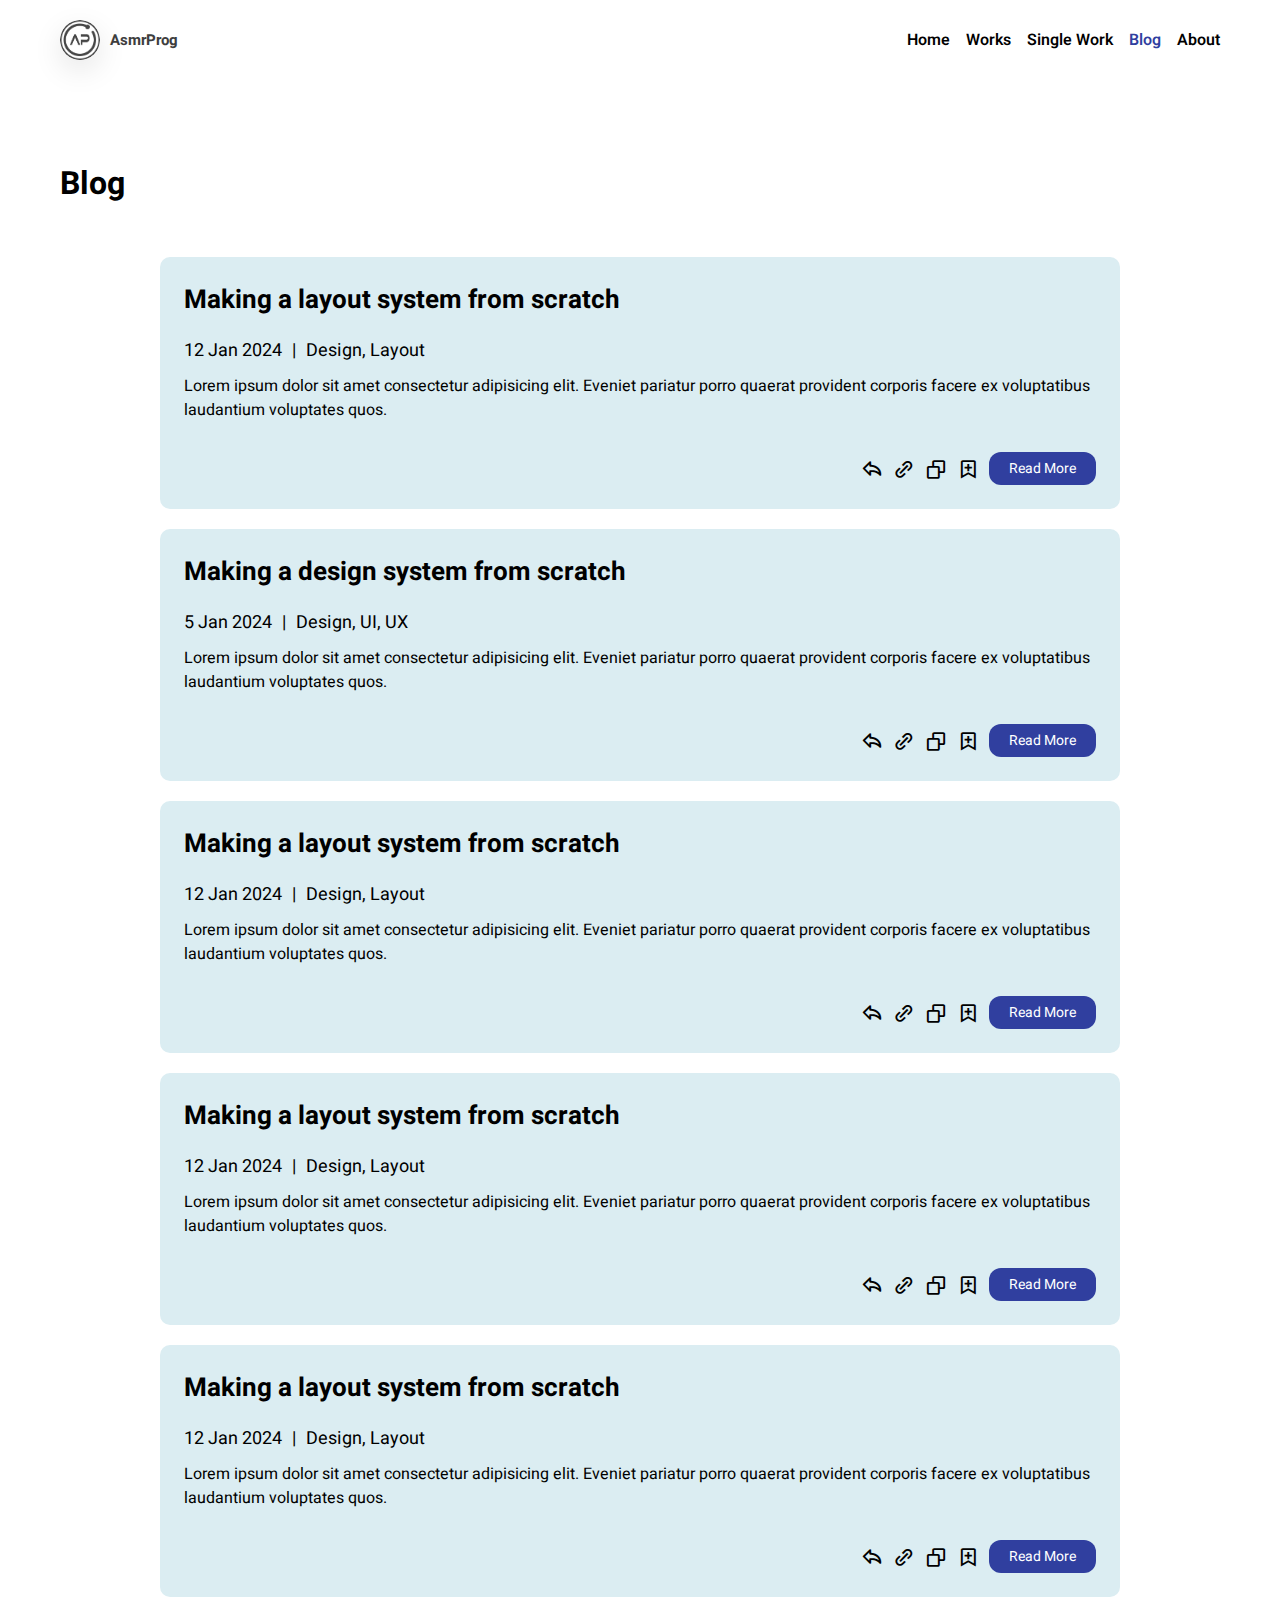
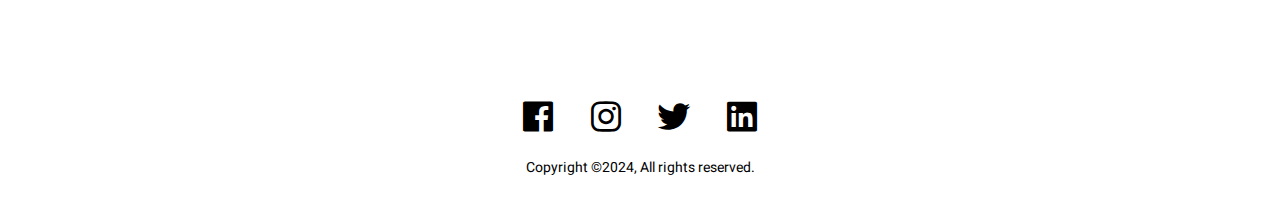
<file: Personal Portfolio #06/html/blog.html>
<!DOCTYPE html>
<html lang="en">

<head>
    <meta charset="UTF-8">
    <meta name="viewport" content="width=device-width, initial-scale=1.0">
    <link href='https://unpkg.com/boxicons@2.1.4/css/boxicons.min.css' rel='stylesheet'>
    <link rel="stylesheet" href="../css/style.css">
    <title>Blog Page | AsmrProg</title>
</head>

<body>

    <nav>
        <div class="logo">
            <img src="../assets/logo.png">
            <a href="#">AsmrProg</a>
        </div>
        <div class="nav-links">
            <a href="../index.html">Home</a>
            <a href="works.html">Works</a>
            <a href="single-work.html">Single Work</a>
            <a class="selected" href="blog.html">Blog</a>
            <a href="about.html">About</a>
        </div>
    </nav>


    <h1 class="page-title">Blog</h1>

    <div class="content">
        <div class="post-list">
            <div class="post-item">
                <h3>Making a layout system from scratch</h3>
                <div class="info">
                    <h5>12 Jan 2024</h5>
                    <h5>|</h5>
                    <h5>Design, Layout</h5>
                </div>
                <p>Lorem ipsum dolor sit amet consectetur adipisicing elit. Eveniet pariatur porro quaerat provident
                    corporis facere ex voluptatibus laudantium voluptates quos.</p>

                <div class="buttons">
                    <i class='bx bx-share'></i>
                    <i class='bx bx-link-alt'></i>
                    <i class='bx bx-copy'></i>
                    <i class='bx bx-bookmark-plus'></i>
                    <button>Read More</button>
                </div>

            </div>
            <div class="post-item">
                <h3>Making a design system from scratch</h3>
                <div class="info">
                    <h5>5 Jan 2024</h5>
                    <h5>|</h5>
                    <h5>Design, UI, UX</h5>
                </div>
                <p>Lorem ipsum dolor sit amet consectetur adipisicing elit. Eveniet pariatur porro quaerat provident
                    corporis facere ex voluptatibus laudantium voluptates quos.</p>
                <div class="buttons">
                    <i class='bx bx-share'></i>
                    <i class='bx bx-link-alt'></i>
                    <i class='bx bx-copy'></i>
                    <i class='bx bx-bookmark-plus'></i>
                    <button>Read More</button>
                </div>
            </div>

            <div class="post-item">
                <h3>Making a layout system from scratch</h3>
                <div class="info">
                    <h5>12 Jan 2024</h5>
                    <h5>|</h5>
                    <h5>Design, Layout</h5>
                </div>
                <p>Lorem ipsum dolor sit amet consectetur adipisicing elit. Eveniet pariatur porro quaerat provident
                    corporis facere ex voluptatibus laudantium voluptates quos.</p>
                <div class="buttons">
                    <i class='bx bx-share'></i>
                    <i class='bx bx-link-alt'></i>
                    <i class='bx bx-copy'></i>
                    <i class='bx bx-bookmark-plus'></i>
                    <button>Read More</button>
                </div>
            </div>

            <div class="post-item">
                <h3>Making a layout system from scratch</h3>
                <div class="info">
                    <h5>12 Jan 2024</h5>
                    <h5>|</h5>
                    <h5>Design, Layout</h5>
                </div>
                <p>Lorem ipsum dolor sit amet consectetur adipisicing elit. Eveniet pariatur porro quaerat provident
                    corporis facere ex voluptatibus laudantium voluptates quos.</p>
                <div class="buttons">
                    <i class='bx bx-share'></i>
                    <i class='bx bx-link-alt'></i>
                    <i class='bx bx-copy'></i>
                    <i class='bx bx-bookmark-plus'></i>
                    <button>Read More</button>
                </div>
            </div>

            <div class="post-item">
                <h3>Making a layout system from scratch</h3>
                <div class="info">
                    <h5>12 Jan 2024</h5>
                    <h5>|</h5>
                    <h5>Design, Layout</h5>
                </div>
                <p>Lorem ipsum dolor sit amet consectetur adipisicing elit. Eveniet pariatur porro quaerat provident
                    corporis facere ex voluptatibus laudantium voluptates quos.</p>
                <div class="buttons">
                    <i class='bx bx-share'></i>
                    <i class='bx bx-link-alt'></i>
                    <i class='bx bx-copy'></i>
                    <i class='bx bx-bookmark-plus'></i>
                    <button>Read More</button>
                </div>
            </div>

        </div>
    </div>


    <footer>
        <div class="socials">
            <i class='bx bxl-facebook-square'></i>
            <i class='bx bxl-instagram'></i>
            <i class='bx bxl-twitter'></i>
            <i class='bx bxl-linkedin-square'></i>
        </div>
        <p>Copyright ©2024, All rights reserved.</p>
    </footer>


</body>

</html>
</file>
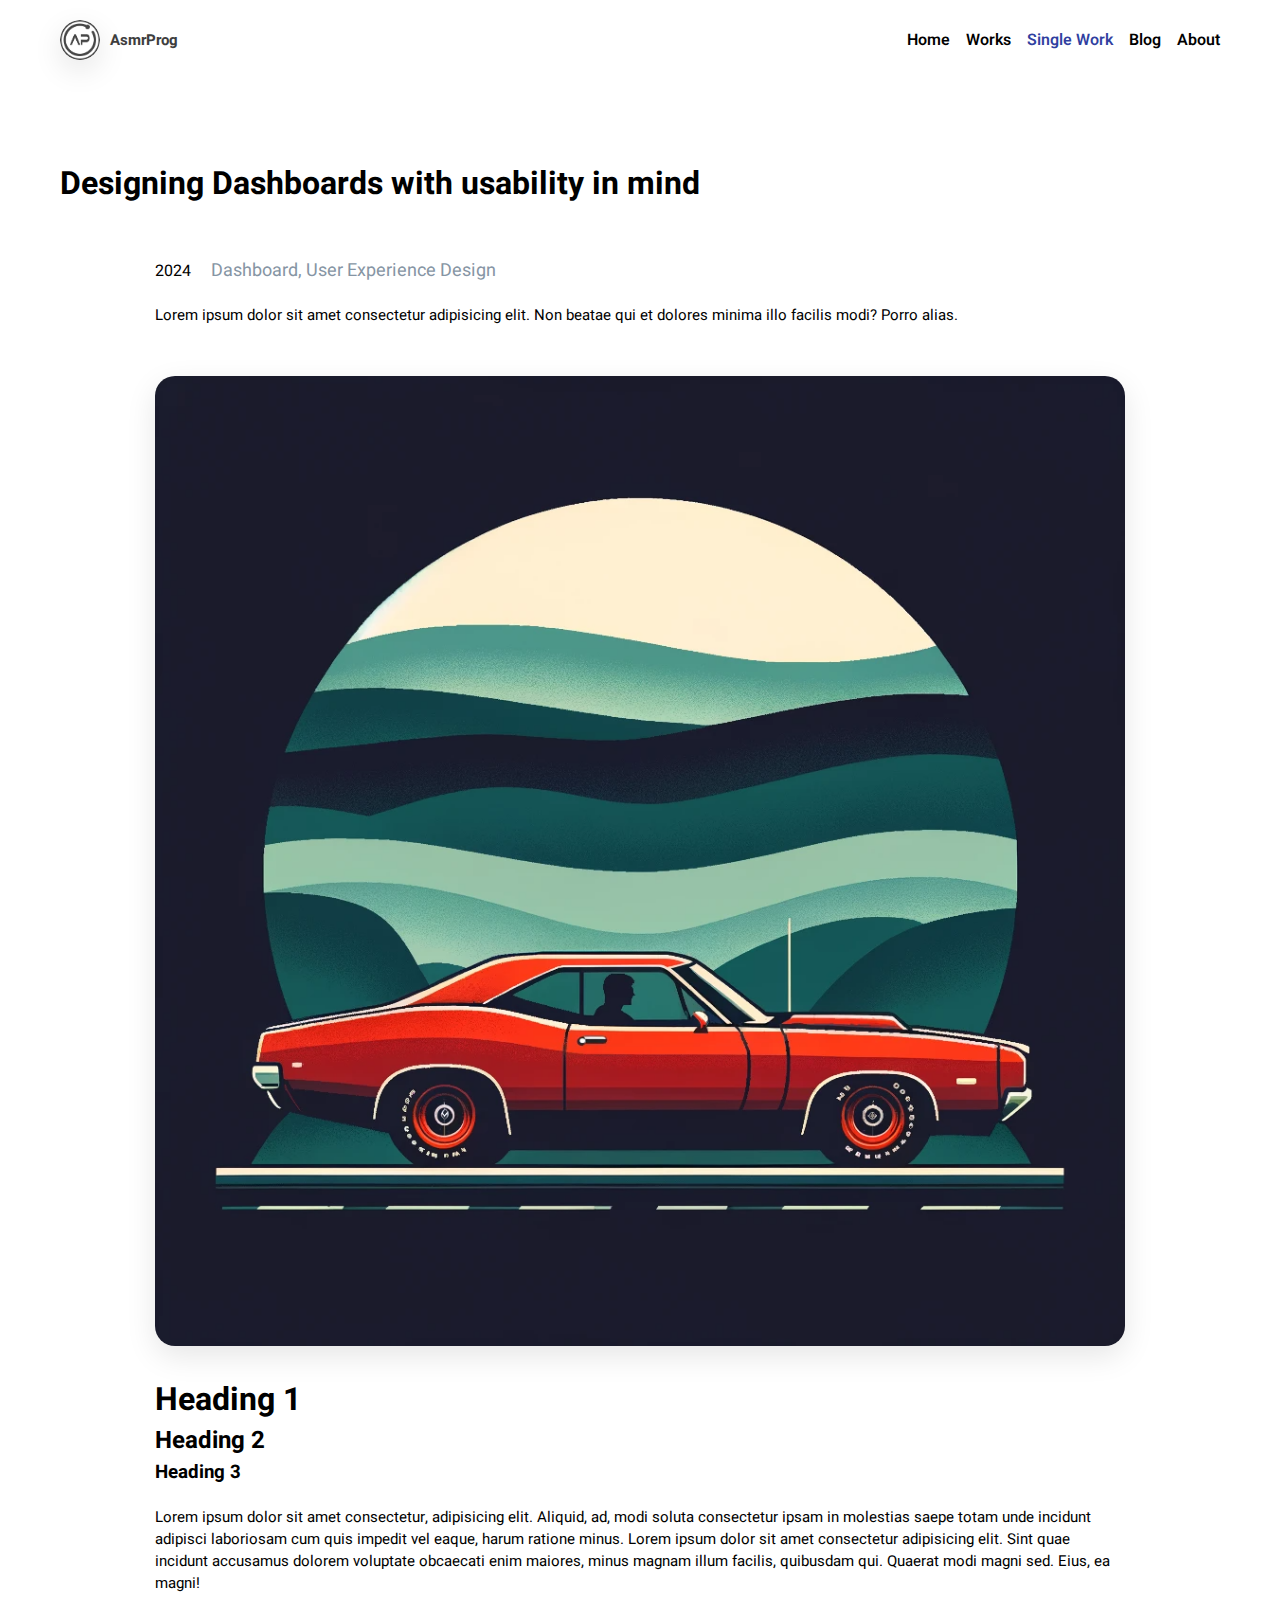
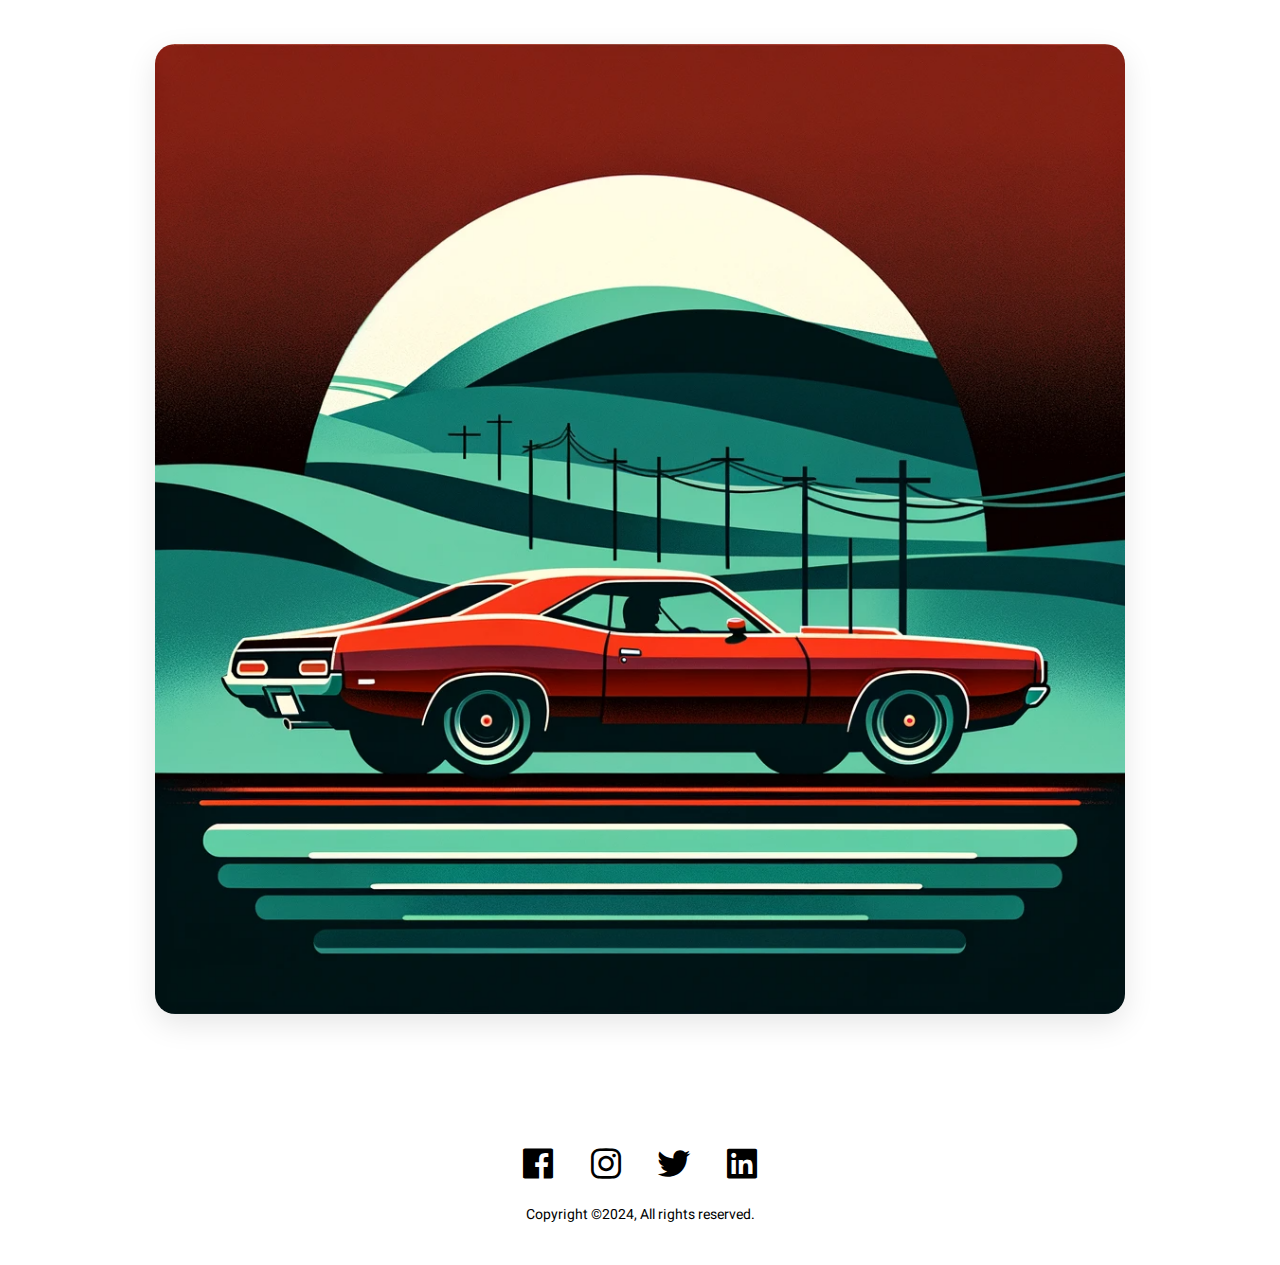
<file: Personal Portfolio #06/html/single-work.html>
<!DOCTYPE html>
<html lang="en">

<head>
    <meta charset="UTF-8">
    <meta name="viewport" content="width=device-width, initial-scale=1.0">
    <link href='https://unpkg.com/boxicons@2.1.4/css/boxicons.min.css' rel='stylesheet'>
    <link rel="stylesheet" href="../css/style.css">
    <title>Single Work Page | AsmrProg</title>
</head>

<body>

    <nav>
        <div class="logo">
            <img src="../assets/logo.png">
            <a href="#">AsmrProg</a>
        </div>
        <div class="nav-links">
            <a href="../index.html">Home</a>
            <a href="works.html">Works</a>
            <a class="selected" href="single-work.html">Single Work</a>
            <a href="blog.html">Blog</a>
            <a href="about.html">About</a>
        </div>
    </nav>

    <h1 class="page-title">Designing Dashboards with usability in mind</h1>


    <div class="content">
        <div class="work-info">
            <div class="year-badge">2024</div>
            <div class="category">
                <p>Dashboard, User Experience Design</p>
            </div>
        </div>

        <p>Lorem ipsum dolor sit amet consectetur adipisicing elit. Non beatae qui et dolores minima illo facilis modi?
            Porro alias.</p>

        <img src="../assets/single-post-1.png">

        <h1>Heading 1</h1>
        <h2>Heading 2</h2>
        <h3>Heading 3</h3>

        <p>Lorem ipsum dolor sit amet consectetur, adipisicing elit. Aliquid, ad, modi soluta consectetur ipsam in
            molestias saepe totam unde incidunt adipisci laboriosam cum quis impedit vel eaque, harum ratione minus.
            Lorem ipsum dolor sit amet consectetur adipisicing elit. Sint quae incidunt accusamus dolorem voluptate
            obcaecati enim maiores, minus magnam illum facilis, quibusdam qui. Quaerat modi magni sed. Eius, ea magni!
        </p>

        <img src="../assets/single-post-2.png">

    </div>


    <footer>
        <div class="socials">
            <i class='bx bxl-facebook-square'></i>
            <i class='bx bxl-instagram'></i>
            <i class='bx bxl-twitter'></i>
            <i class='bx bxl-linkedin-square'></i>
        </div>
        <p>Copyright ©2024, All rights reserved.</p>
    </footer>


</body>

</html>
</file>
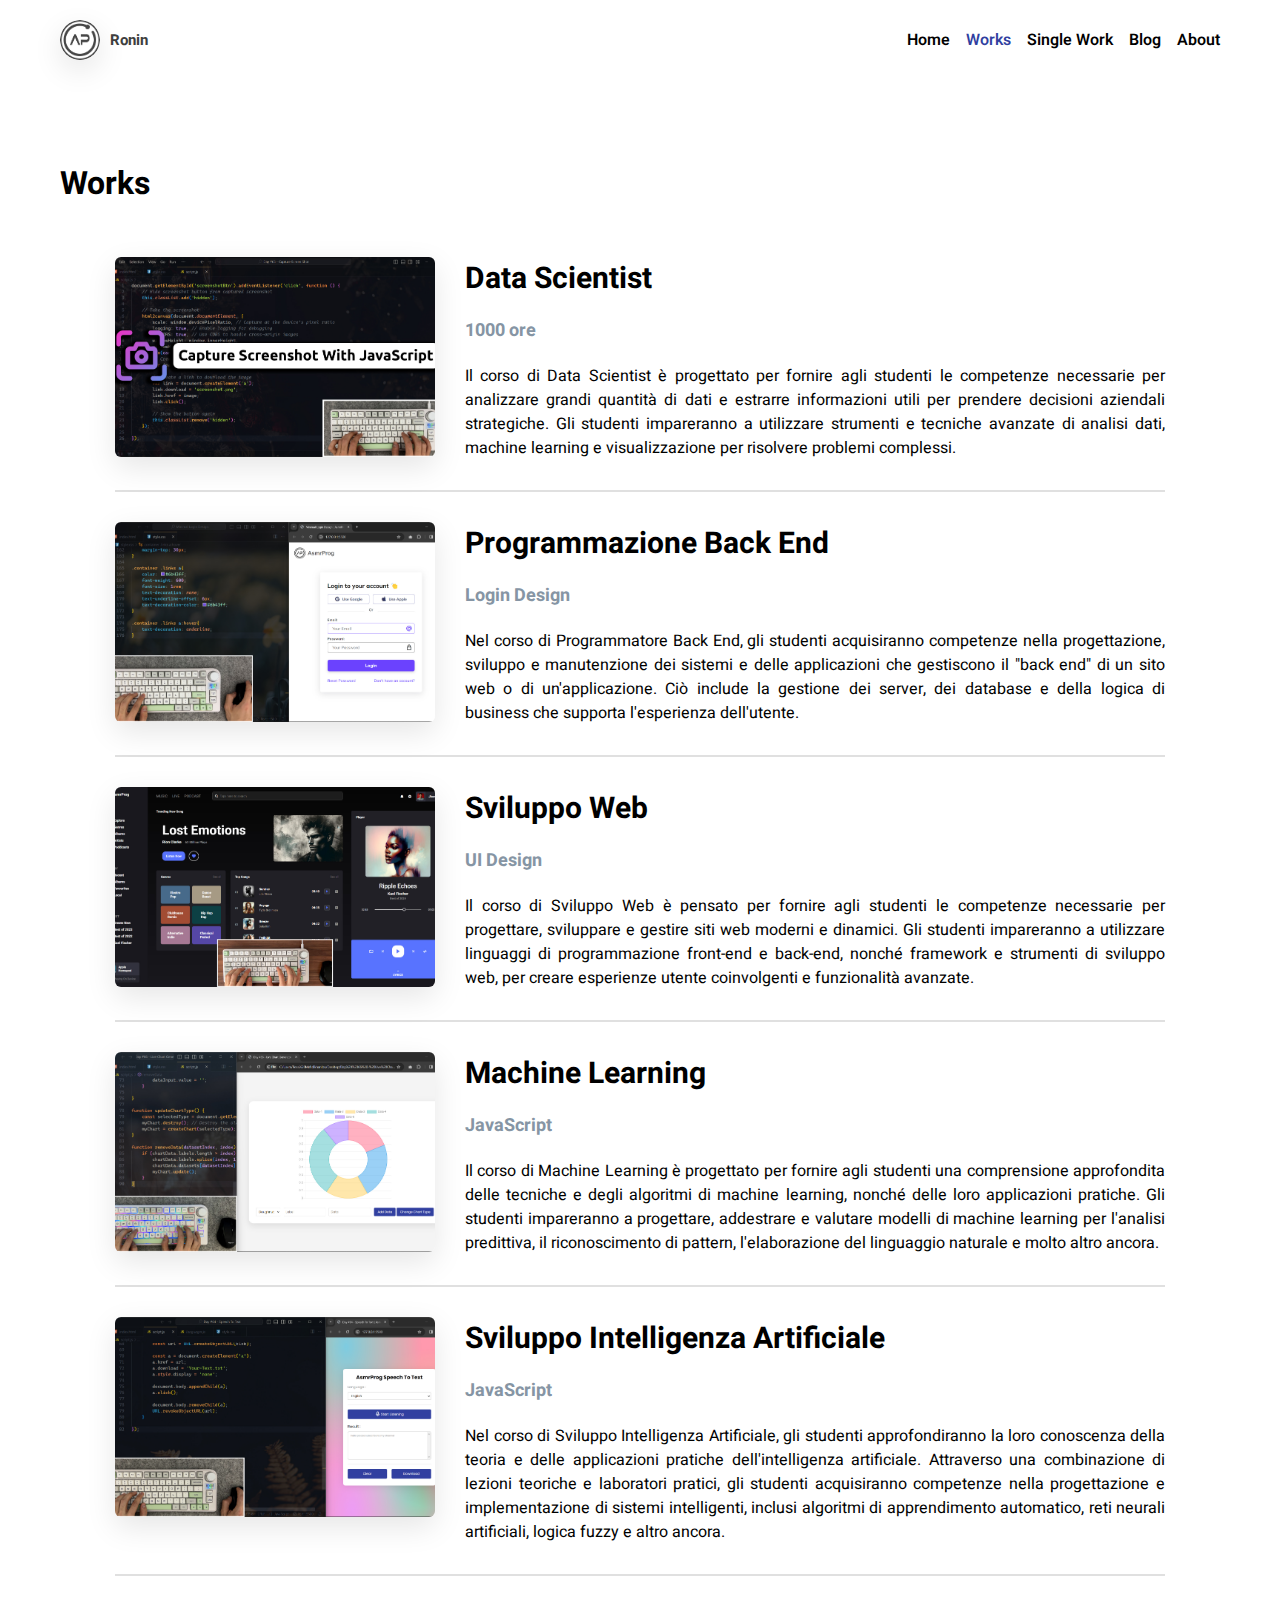
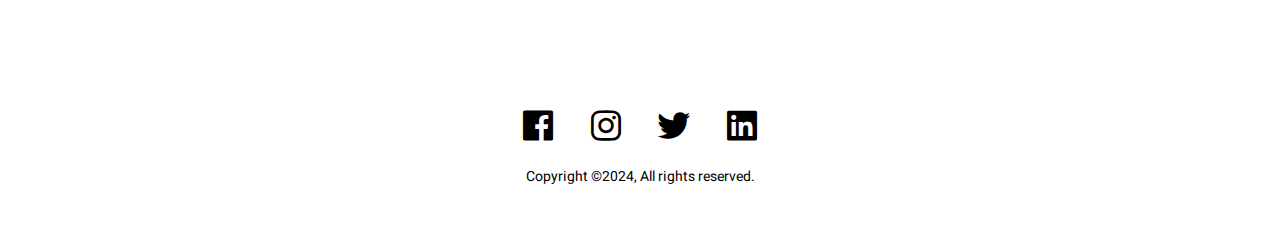
<file: Personal Portfolio #06/html/works.html>
<!DOCTYPE html>
<html lang="en">
  <head>
    <meta charset="UTF-8" />
    <meta name="viewport" content="width=device-width, initial-scale=1.0" />
    <link
      href="https://unpkg.com/boxicons@2.1.4/css/boxicons.min.css"
      rel="stylesheet"
    />
    <link rel="stylesheet" href="../css/style.css" />
    <title>Works Page | AsmrProg</title>
  </head>

  <body>
    <nav>
      <div class="logo">
        <img src="../assets/logo.png" />
        <a href="index.html">Ronin</a>
      </div>
      <div class="nav-links">
        <a href="../index.html">Home</a>
        <a class="selected" href="works.html">Works</a>
        <a href="single-work.html">Single Work</a>
        <a href="blog.html">Blog</a>
        <a href="about.html">About</a>
      </div>
    </nav>

    <h1 class="page-title">Works</h1>

    <div class="content">
      <div class="works-list">
        <div class="item">
          <img src="../assets/item-1.jpg" />
          <div class="details">
            <h3>Data Scientist</h3>
            <div class="item-info">
              <h4>1000 ore</h4>
            </div>
            <p>
              Il corso di Data Scientist è progettato per fornire agli studenti
              le competenze necessarie per analizzare grandi quantità di dati e
              estrarre informazioni utili per prendere decisioni aziendali
              strategiche. Gli studenti impareranno a utilizzare strumenti e
              tecniche avanzate di analisi dati, machine learning e
              visualizzazione per risolvere problemi complessi.
            </p>
          </div>
        </div>
        <div class="item">
          <img src="../assets/item-2.jpg" />
          <div class="details">
            <h3>Programmazione Back End</h3>
            <div class="item-info">
              <h4>Login Design</h4>
            </div>
            <p>
              Nel corso di Programmatore Back End, gli studenti acquisiranno
              competenze nella progettazione, sviluppo e manutenzione dei
              sistemi e delle applicazioni che gestiscono il "back end" di un
              sito web o di un'applicazione. Ciò include la gestione dei server,
              dei database e della logica di business che supporta l'esperienza
              dell'utente.
            </p>
          </div>
        </div>
        <div class="item">
          <img src="../assets/item-3.jpg" />
          <div class="details">
            <h3>Sviluppo Web</h3>
            <div class="item-info">
              <h4>UI Design</h4>
            </div>
            <p>
              Il corso di Sviluppo Web è pensato per fornire agli studenti le
              competenze necessarie per progettare, sviluppare e gestire siti
              web moderni e dinamici. Gli studenti impareranno a utilizzare
              linguaggi di programmazione front-end e back-end, nonché framework
              e strumenti di sviluppo web, per creare esperienze utente
              coinvolgenti e funzionalità avanzate.
            </p>
          </div>
        </div>
        <div class="item">
          <img src="../assets/item-4.jpg" />
          <div class="details">
            <h3>Machine Learning</h3>
            <div class="item-info">
              <h4>JavaScript</h4>
            </div>
            <p>
              Il corso di Machine Learning è progettato per fornire agli
              studenti una comprensione approfondita delle tecniche e degli
              algoritmi di machine learning, nonché delle loro applicazioni
              pratiche. Gli studenti impareranno a progettare, addestrare e
              valutare modelli di machine learning per l'analisi predittiva, il
              riconoscimento di pattern, l'elaborazione del linguaggio naturale
              e molto altro ancora.
            </p>
          </div>
        </div>
        <div class="item">
          <img src="../assets/item-5.jpg" />
          <div class="details">
            <h3>Sviluppo Intelligenza Artificiale</h3>
            <div class="item-info">
              <h4>JavaScript</h4>
            </div>
            <p>
              Nel corso di Sviluppo Intelligenza Artificiale, gli studenti
              approfondiranno la loro conoscenza della teoria e delle
              applicazioni pratiche dell'intelligenza artificiale. Attraverso
              una combinazione di lezioni teoriche e laboratori pratici, gli
              studenti acquisiranno competenze nella progettazione e
              implementazione di sistemi intelligenti, inclusi algoritmi di
              apprendimento automatico, reti neurali artificiali, logica fuzzy e
              altro ancora.
            </p>
          </div>
        </div>
      </div>
    </div>

    <footer>
      <div class="socials">
        <i class="bx bxl-facebook-square"></i>
        <i class="bx bxl-instagram"></i>
        <i class="bx bxl-twitter"></i>
        <i class="bx bxl-linkedin-square"></i>
      </div>
      <p>Copyright ©2024, All rights reserved.</p>
    </footer>
  </body>
</html>
</file>
<file: esigned-html/css/style.css>
body {
  font-family: "Poppins", sans-serif;
  color: #000000;
  background-color: #ffffff;
}

.layout_padding {
  padding: 75px 0;
}

.layout_padding2 {
  padding: 45px 0;
}

.layout_padding2-top {
  padding-top: 45px;
}

.layout_padding2-bottom {
  padding-bottom: 45px;
}

.layout_padding-top {
  padding-top: 75px;
}

.layout_padding-bottom {
  padding-bottom: 75px;
}

.heading_container {
  display: -webkit-box;
  display: -ms-flexbox;
  display: flex;
  -webkit-box-orient: vertical;
  -webkit-box-direction: normal;
      -ms-flex-direction: column;
          flex-direction: column;
  -webkit-box-align: start;
      -ms-flex-align: start;
          align-items: flex-start;
}

.heading_container h2 {
  font-weight: bold;
  text-transform: uppercase;
  position: relative;
}

.heading_container h2::before, .heading_container h2::after {
  content: "";
  position: absolute;
  top: 50%;
  width: 40px;
  height: 1px;
  background-color: #fec016;
}

.heading_container h2::before {
  left: -5px;
  -webkit-transform: translate(-100%, -50%);
          transform: translate(-100%, -50%);
}

.heading_container h2::after {
  right: -5px;
  -webkit-transform: translate(100%, -50%);
          transform: translate(100%, -50%);
}

/*header section*/
.hero_area {
  height: 100vh;
  background-color: #b5caee;
  background-image: url(../images/hero-bg.jpg);
  background-size: cover;
}

.sub_page .hero_area {
  height: auto;
}

.sub_page .who_section.layout_padding {
  padding-top: 0;
}

.hero_area.sub_pages {
  height: auto;
}

.header_section .container-fluid {
  padding-right: 25px;
  padding-left: 25px;
}

.header_section .nav_container {
  margin: 0 auto;
}

.custom_nav-container.navbar-expand-lg .navbar-nav .nav-link {
  margin: 10px 30px;
  color: #ffffff;
  text-align: center;
  position: relative;
}

.custom_nav-container.navbar-expand-lg .navbar-nav .nav-link::before {
  content: "";
  position: absolute;
  top: 50%;
  left: -2px;
  -webkit-transform: translate(-50%, -50%);
          transform: translate(-50%, -50%);
  width: 7px;
  height: 7px;
  border-radius: 100%;
  background-color: #ffffff;
}

a,
a:hover,
a:focus {
  text-decoration: none;
}

a:hover,
a:focus {
  color: initial;
}

.btn,
.btn:focus {
  outline: none !important;
  -webkit-box-shadow: none;
          box-shadow: none;
}

.user_option {
  display: -webkit-box;
  display: -ms-flexbox;
  display: flex;
  -webkit-box-align: center;
      -ms-flex-align: center;
          align-items: center;
}

.custom_nav-container .nav_search-btn {
  background-image: url(../images/search-icon.png);
  background-size: 22px;
  background-repeat: no-repeat;
  background-position-y: 7px;
  width: 35px;
  height: 35px;
  padding: 0;
  border: none;
}

.navbar-brand {
  display: -webkit-box;
  display: -ms-flexbox;
  display: flex;
  -webkit-box-align: center;
      -ms-flex-align: center;
          align-items: center;
  font-family: 'Open Sans', sans-serif;
}

.navbar-brand span {
  font-size: 24px;
  color: #ffffff;
}

.custom_nav-container {
  z-index: 99999;
  padding: 15px 0;
}

.custom_nav-container .navbar-toggler {
  outline: none;
}

.custom_nav-container .navbar-toggler .navbar-toggler-icon {
  background-image: url(../images/menu.png);
  background-size: 55px;
}

/*end header section*/
.slider_section {
  height: 90%;
  display: -webkit-box;
  display: -ms-flexbox;
  display: flex;
  -webkit-box-align: center;
      -ms-flex-align: center;
          align-items: center;
  color: #ffffff;
}

.slider_section .detail-box {
  text-align: center;
  margin-bottom: 110px;
}

.slider_section .detail-box h1 {
  font-size: 4rem;
  text-transform: uppercase;
}

.slider_section .detail-box h2 {
  text-transform: uppercase;
}

.slider_section .detail-box p {
  margin-top: 25px;
}

.slider_section .detail-box a {
  display: inline-block;
  padding: 10px 55px;
  background-color: #ffffff;
  border: 1px solid #ffffff;
  color: #000000;
  border-radius: 20px 20px 0 20px;
  margin-top: 35px;
}

.slider_section .detail-box a:hover {
  background-color: transparent;
  color: #ffffff;
}

.slider_section #carouselExampleIndicators {
  bottom: 0;
}

.slider_section #carouselExampleIndicators li {
  width: 15px;
  height: 15px;
  background-color: transparent;
  border: 3px solid #ffffff;
  border-radius: 100%;
  opacity: 1;
}

.do_section .heading_container {
  -webkit-box-align: center;
      -ms-flex-align: center;
          align-items: center;
  text-align: center;
}

.do_section .do_container {
  display: -webkit-box;
  display: -ms-flexbox;
  display: flex;
  -ms-flex-wrap: wrap;
      flex-wrap: wrap;
  -webkit-box-pack: center;
      -ms-flex-pack: center;
          justify-content: center;
  padding-top: 10px;
}

.do_section .do_container .box {
  text-align: center;
  position: relative;
  z-index: 5;
  margin: 35px 25px 0 25px;
}

.do_section .do_container .box .img-box {
  width: 120px;
  height: 120px;
  display: -webkit-box;
  display: -ms-flexbox;
  display: flex;
  -webkit-box-pack: center;
      -ms-flex-pack: center;
          justify-content: center;
  -webkit-box-align: center;
      -ms-flex-align: center;
          align-items: center;
  background-color: #353434;
  border-radius: 100%;
}

.do_section .do_container .box .img-box img {
  width: 45px;
}

.do_section .do_container .box .detail-box {
  margin-top: 35px;
}

.do_section .do_container .box:hover .img-box {
  background-color: #fec016;
}

.do_section .do_container .arrow_bg::before {
  content: "";
  position: absolute;
  top: -23px;
  left: -17px;
  width: 262%;
  height: 90%;
  z-index: 3;
  background-size: cover;
}

.do_section .do_container .arrow-start::before {
  background-image: url(../images/arrow-start.png);
}

.do_section .do_container .arrow-middle::before {
  background-image: url(../images/arrow-middle.png);
}

.do_section .do_container .arrow-end::before {
  background-image: url(../images/arrow-end.png);
}

.who_section .row {
  -webkit-box-align: center;
      -ms-flex-align: center;
          align-items: center;
}

.who_section .img-box img {
  width: 100%;
}

.who_section .detail-box {
  margin-left: 65px;
}

.who_section .detail-box p {
  margin-top: 35px;
}

.who_section .detail-box a {
  display: inline-block;
  padding: 8px 30px;
  background-color: #353434;
  border: 1px solid #353434;
  color: #ffffff;
  border-radius: 20px 20px 0 20px;
  margin-top: 35px;
}

.who_section .detail-box a:hover {
  background-color: transparent;
  color: #353434;
}

.work_section .work_container {
  display: -webkit-box;
  display: -ms-flexbox;
  display: flex;
  -ms-flex-wrap: wrap;
      flex-wrap: wrap;
  margin: 0 -1%;
}

.work_section .work_container .box {
  min-width: 300px;
  display: -webkit-box;
  display: -ms-flexbox;
  display: flex;
  -webkit-box-align: stretch;
      -ms-flex-align: stretch;
          align-items: stretch;
}

.work_section .work_container .box img {
  width: 100%;
}

.work_section .work_container .box.b-2, .work_section .work_container .box.b-3 {
  width: 43.5%;
}

.work_section .work_container .box.b-1, .work_section .work_container .box.b-4 {
  width: 56.5%;
}

.client_section {
  padding-bottom: 150px;
}

.client_section .heading_container {
  -webkit-box-align: center;
      -ms-flex-align: center;
          align-items: center;
  margin-bottom: 45px;
}

.client_section .box {
  padding: 20px;
  display: -webkit-box;
  display: -ms-flexbox;
  display: flex;
  -webkit-box-orient: vertical;
  -webkit-box-direction: normal;
      -ms-flex-direction: column;
          flex-direction: column;
  -webkit-box-align: center;
      -ms-flex-align: center;
          align-items: center;
  text-align: center;
  margin: 20px;
}

.client_section .box .img-box {
  width: 60px;
}

.client_section .box .img-box img {
  width: 100%;
}

.client_section .box .detail-box {
  margin-top: 35px;
  display: -webkit-box;
  display: -ms-flexbox;
  display: flex;
  -webkit-box-orient: vertical;
  -webkit-box-direction: normal;
      -ms-flex-direction: column;
          flex-direction: column;
  -webkit-box-align: center;
      -ms-flex-align: center;
          align-items: center;
}

.client_section .box .detail-box h5 {
  text-transform: uppercase;
  font-weight: bold;
  font-size: 18px;
}

.client_section .box .detail-box h5 span {
  text-transform: none;
  font-size: 16px;
  font-weight: normal;
  color: #fec016;
}

.client_section .box .detail-box img {
  width: 15px;
  margin: 35px 0;
}

.client_section .carousel-wrap {
  margin: 0 auto;
  padding: 0;
  position: relative;
}

.client_section .owl-nav > div {
  margin-top: -26px;
  position: absolute;
  top: 50%;
  color: #cdcbcd;
}

.client_section .owl-carousel .owl-nav .owl-prev,
.client_section .owl-carousel .owl-nav .owl-next {
  width: 50px;
  height: 50px;
  background-color: #000000;
  background-size: 16px;
  background-position: center;
  border-radius: 100%;
  background-repeat: no-repeat;
  position: absolute;
  bottom: -75px;
  outline: none;
}

.client_section .owl-carousel .owl-nav .owl-prev:hover,
.client_section .owl-carousel .owl-nav .owl-next:hover {
  background-color: rgba(0, 0, 0, 0.8);
}

.client_section .owl-carousel .owl-nav .owl-prev {
  background-image: url(../images/prev.png);
  left: 50%;
  -webkit-transform: translateX(-102%);
          transform: translateX(-102%);
}

.client_section .owl-carousel .owl-nav .owl-next {
  right: 50%;
  background-image: url(../images/next.png);
  -webkit-transform: translateX(102%);
          transform: translateX(102%);
}

.client_section .owl-carousel .owl-dots.disabled,
.client_section .owl-carousel .owl-nav.disabled {
  display: block;
}

.client_section .owl-item.active.center .box {
  -webkit-box-shadow: 0 0 20px 0 rgba(0, 0, 0, 0.2);
          box-shadow: 0 0 20px 0 rgba(0, 0, 0, 0.2);
}

.target_section {
  background-image: url(../images/target-bg.jpg);
  background-size: cover;
  color: #ffffff;
  text-align: center;
}

.target_section .detail-box {
  margin: 30px 0;
}

.target_section h2 {
  font-weight: bold;
}

.target_section h5 {
  font-size: 18px;
  font-weight: 500;
}

/* contact section */
.contact_section .heading_container {
  -webkit-box-align: center;
      -ms-flex-align: center;
          align-items: center;
}

.contact_section .contact-form {
  padding: 25px;
  border-radius: 20px;
}

.contact_section .contact-form input {
  border: none;
  outline: none;
  background-color: transparent;
  width: 100%;
  margin: 15px 0;
  padding: 10px 20px;
  border: 1px solid rgba(0, 0, 0, 0.4);
  border-radius: 30px;
}

.contact_section .contact-form input.input_message {
  height: 175px;
}

.contact_section .contact-form input::-webkit-input-placeholder {
  color: rgba(0, 0, 0, 0.4);
}

.contact_section .contact-form input:-ms-input-placeholder {
  color: rgba(0, 0, 0, 0.4);
}

.contact_section .contact-form input::-ms-input-placeholder {
  color: rgba(0, 0, 0, 0.4);
}

.contact_section .contact-form input::placeholder {
  color: rgba(0, 0, 0, 0.4);
}

.contact_section .contact-form button {
  border: none;
  outline: none;
  padding: 12px 50px;
  text-transform: uppercase;
  margin-top: 25px;
  background-color: #fec913;
  color: #fff;
  border-radius: 30px;
}

.contact_section .map_img-box {
  width: 80%;
  margin: 25px auto 0 auto;
}

.contact_section .map_img-box img {
  width: 100%;
}

/* end contact section */
.info_section {
  background-color: #232323;
  color: #ffffff;
  padding: 90px 0 45px 0;
}

.info_section h5 {
  margin-bottom: 25px;
  font-size: 24px;
}

.info_section .info_insta .insta_container > div {
  display: -webkit-box;
  display: -ms-flexbox;
  display: flex;
}

.info_section .info_insta .insta_container img {
  width: 100%;
}

.info_section .info_insta .insta_container .insta-box {
  margin: 5px;
  display: -webkit-box;
  display: -ms-flexbox;
  display: flex;
  -webkit-box-align: stretch;
      -ms-flex-align: stretch;
          align-items: stretch;
  background-color: #ffffff;
  padding: 10px 20px;
}

.info_section .info_contact .img-box {
  width: 35px;
  display: -webkit-box;
  display: -ms-flexbox;
  display: flex;
  -webkit-box-pack: center;
      -ms-flex-pack: center;
          justify-content: center;
}

.info_section .info_contact p {
  margin: 0;
}

.info_section .info_contact > div {
  display: -webkit-box;
  display: -ms-flexbox;
  display: flex;
  -webkit-box-align: center;
      -ms-flex-align: center;
          align-items: center;
  margin: 20px 0;
}

.info_section .info_contact > div img {
  height: auto;
  margin-right: 12px;
}

.info_section .info_form form input {
  outline: none;
  width: 100%;
  padding: 7px 10px;
}

.info_section .info_form form button {
  display: inline-block;
  padding: 8px 30px;
  background-color: #fbca47;
  border: 1px solid #fbca47;
  color: #ffffff;
  margin-top: 15px;
  text-transform: uppercase;
  font-size: 15px;
}

.info_section .info_form form button:hover {
  background-color: transparent;
  color: #fbca47;
}

.info_section .info_form .social_box {
  margin-top: 35px;
  width: 100%;
  display: -webkit-box;
  display: -ms-flexbox;
  display: flex;
}

.info_section .info_form .social_box a {
  margin-right: 25px;
}

/* footer section*/
.footer_section {
  background-color: #232323;
  font-weight: 500;
  display: -webkit-box;
  display: -ms-flexbox;
  display: flex;
  -webkit-box-pack: center;
      -ms-flex-pack: center;
          justify-content: center;
}

.footer_section p {
  padding: 20px 65px;
  color: #fbfcfd;
  margin: 0 auto;
  text-align: center;
  border-top: 1px solid #ffffff;
}

.footer_section a {
  color: #fbfcfd;
}

/* end footer section*/
/*# sourceMappingURL=style.css.map */
</file>
<file: esigned-html/css/responsive.css>
@media (max-width: 1120px) {
    .hero_area {
        height: auto;
    }

    .slider_section {
        padding: 50px 0;
    }

}

@media (max-width: 992px) {
    .user_option {
        flex-direction: column;
    }

    .custom_nav-container .nav_search-btn {
        background-position: center;
        margin-top: 10px;
    }

    .user_option a {
        margin-bottom: 10px;
    }

    .custom_nav-container.navbar-expand-lg .navbar-nav .nav-link {
        padding: 0 5px;
    }
}

@media (max-width: 768px) {

    .info_section .col-md-3 {
        text-align: center;
    }

    .info_section .col-md-3:not(:nth-last-child(1)) {
        margin-bottom: 35px;
    }

    .who_section .detail-box {
        margin-left: 15px;
        margin-top: 35px;
    }

    .work_section .work_container .box.b-1,
    .work_section .work_container .box.b-2,
    .work_section .work_container .box.b-3,
    .work_section .work_container .box.b-4 {
        width: 100%;
    }

    .info_section .col-md-3>div {
        display: flex;
        flex-direction: column;
        align-items: center;
    }

    .info_section .info_form .social_box {
        justify-content: center;
    }

    .info_section .info_form .social_box a {
        margin: 0 10px;
    }

    .footer_section p {
        padding: 20px 30px;
    }
}

@media (max-width: 576px) {
    .slider_section .detail-box h1 {
        font-size: 3.5rem;
    }

    .do_section .do_container .arrow_bg::before {
        display: none;
    }
}

@media (max-width: 480px) {}

@media (max-width: 420px) {
    .slider_section .detail-box h2 {
        font-size: 1.5rem;
    }

    .slider_section .detail-box h1 {
        font-size: 3rem;
    }
}

@media (max-width: 360px) {}

@media (min-width: 1200px) {
    .container {
        max-width: 1170px;
    }
}
</file>
<file: Personal Portfolio #06/css/style.css>
@import url('https://fonts.googleapis.com/css2?family=Heebo:wght@300;400;500;600;700;800&display=swap');

*{
    margin: 0;
    padding: 0;
    box-sizing: border-box;
    font-family: 'Heebo', sans-serif;
}

a{
    text-decoration: none;
    color: #000;
}

img{
    object-fit: cover;
    object-position: top;
    box-shadow: 0 10px 30px rgba(0, 0, 0, 0.1);
}

nav{
    padding: 20px 148px;
    background-color: #fff;
    display: flex;
    align-items: center;
    justify-content: space-between;
    font-weight: 600;
}

nav .logo{
    display: flex;
    align-items: center;
    gap: 10px;
}

nav .logo img{
    width: 40px;
    height: 40px;
    border-radius: 50%;
}

nav .logo a{
    font-size: 15px;
    color: #3e3e3e;
    font-weight: bold;
}

nav .nav-links{
    display: flex;
    gap: 16px;
}

nav .nav-links a{
    transition: color 0.3s ease;
}

nav .nav-links a:hover,
nav .nav-links a.selected{
    color: #303f9f;
}

.main {
    padding: 0 148px;
    display: flex;
    align-items: center;
    justify-content: space-between;
    gap: 50px;
    height: calc(100vh - 80px);
}

.main .info h1{
    font-size: 44px;
    margin-bottom: 40px;
}

.main .info p{
    font-size: 16px;
    margin-bottom: 45px;
    width: 100%;
}

.main .info button,
.content .post-list .post-item .buttons button{
    padding: 10px 30px;
    background: #303f9f;
    border: none;
    color: #fff;
    font-size: 16px;
    border-radius: 12px;
    cursor: pointer;
    transition: background 0.3s ease;
}

.main .info button:hover,
.content .post-list .post-item .buttons button:hover{
    background: #1a237e;
}

.main img{
    width: 400px;
    height: 400px;
    border-radius: 140px;
}

.recent{
    padding: 60px 148px;
    background-color: #dbedf2;
}

.recent .header{
    display: flex;
    align-items: center;
    justify-content: space-between;
    margin-bottom: 30px;
}

.recent .header h4,
.separator h4{
    font-size: 20px;
    font-weight: 400;
}

.recent .header a{
    color: #303f9f;
}

.recent .posts{
    display: flex;
    justify-content: center;
    gap: 20px;
}

.recent .posts .post-item{
    background-color: #fff;
    padding: 24px;
    width: 460px;
}

.recent .posts .post-item h3,
.content .post-list .post-item h3{
    font-size: 26px;
    margin-bottom: 18px;
}

.recent .posts .post-item .info,
.content .post-list .post-item .info{
    display: flex;
    gap: 10px;
    margin-bottom: 10px;
}

.recent .posts .post-item .info h5,
.content .post-list .post-item h5{
    font-size: 18px;
    font-weight: 400;
}

.recent .posts .post-item p{
    width: 400px;
}

.separator{
    padding: 40px 148px 0;
}

.separator h4{
    margin-bottom: 30px;
}

.featured{
    padding: 40px 290px 0;
}

.featured .item,
.works-list .item{
    display: flex;
    gap: 30px;
    margin-bottom: 30px;
    padding-bottom: 30px;
    border-bottom: 2px solid #e0e0e0;
}

.featured .item img,
.works-list .item img{
    width: 320px;
    height: 200px;
    border-radius: 6px;
}

.featured .item .details h3,
.works-list .item h3{
    font-size: 30px;
    margin-bottom: 16px;
}

.featured .item .details .item-info,
.works-list .item .details .item-info{
    display: flex;
    align-items: center;
    gap: 20px;
    margin-bottom: 20px;
}

.featured .item .details .item-info h4,
.works-list .item .details .item-info h4{
    color: #8695a4;
    font-size: 18px;
}

.featured .item .details p,
.works-list .item .details p{
    width: 700px;
    text-align: justify;
}

footer{
    padding: 40px 0;
    display: flex;
    flex-direction: column;
    align-items: center;
}

footer .socials{
    display: flex;
    align-items: center;
    gap: 28px;
    margin-bottom: 20px;
}

footer .socials i{
    font-size: 40px;
    cursor: pointer;
    transition: color 0.3s ease;
}

footer .socials i:hover{
    color: #303f9f;
}

footer p{
    font-size: 14px;
}

.page-title{
    padding: 80px 234px 20px;
    width: 100%;
}

.content{
    padding: 30px 148px 60px;
    display: flex;
    flex-direction: column;
    align-items: center;
}

.content .work-info{
    display: flex;
    align-items: center;
    justify-content: flex-start;
    gap: 20px;
    width: 970px;
}

.content .work-info .category{
    color: #8695a4;
    font-size: 18px;
}

.content>p{
    width: 970px;
    font-size: 15px;
    margin: 20px 0;
}

.content>img{
    width: 970px;
    margin: 30px 0;
    border-radius: 20px;
}

.content>h1,
.content>h2,
.content>h3{
    width: 970px;
}

.content .post-list{
    display: flex;
    flex-direction: column;
    gap: 20px;
}

.content .post-list .post-item{
    background-color: #dbedf2;
    padding: 24px;
    width: 960px;
    border-radius: 10px;
}

.content .post-list .post-item .buttons{
    margin-top: 30px;
    display: flex;
    align-items: center;
    justify-content: flex-end;
    gap: 10px;
}

.content .post-list .post-item .buttons button{
    font-size: 14px;
    padding: 6px 20px;
}

.content .post-list .post-item .buttons i{
    font-size: 22px;
    cursor: pointer;
    transition: color 0.3s ease;
}

.content .post-list .post-item .buttons i:hover{
    color: #303f9f;
}

.content .container{
    background-color: #dbedf2;
    padding: 30px;
    display: flex;
    align-items: center;
    gap: 30px;
    width: 970px;
    border-radius: 20px;
}

.content .container img{
    width: 300px;
    height: 300px;
    border-radius: 20px;
}

.content .container h2{
    margin-bottom: 20px;
    font-size: 30px;
}

.content .container .about>p{
    text-align: justify;
}

.content .container .about .email{
    font-weight: bold;
    margin-top: 30px;
    font-size: 14px;
}

@media screen and (max-width: 1400px) {
    
    nav{
        padding: 20px 60px;
    }

    .main{
        padding: 0 60px;
    }

    .recent{
        padding: 60px;
    }

    .featured,
    .separator{
        padding: 40px 60px 0;
    }

    .page-title{
        padding: 80px 60px 20px;
    }

}

@media screen and (max-width: 1200px) {
    
    nav{
        padding: 20px 40px;
    }

    .main{
        padding: 0 40px;
    }

    .main img{
        width: 340px;
        height: 340px;
    }

    .recent{
        padding: 40px;
    }

    .featured,
    .separator{
        padding: 40px 40px 0;
    }

    .featured .item .details p,
    .works-list .item .details p{
        width: 100%;
    }

    .page-title{
        padding: 80px 40px 20px;
    }

    .content .work-info,
    .content>p,
    .content>img,
    .content>h1,
    .content>h2,
    .content>h3,
    .content .post-list .post-item,
    .content .container{
        width: 100%;
    }

    .content .container img{
        width: 250px;
        height: 250px;
    }

    .content .container h2{
        font-size: 24px;
        margin-bottom: 10px;
    }

    .content .container .about>p{
        font-size: 14px;
    }

}

@media screen and (max-width: 992px) {
    
    nav{
        padding: 20px;
    }

    .main{
        padding: 0 20px;
    }

    .main img{
        width: 300px;
        height: 300px;
    }

    .main .info h1{
        font-size: 34px;
    }

    .main .info p{
        font-size: 15px;
    }

    .main .info button{
        font-size: 15px;
        padding: 8px 22px;
    }

    .recent{
        padding: 40px 20px;
    }

    .recent .posts .post-item{
        width: 100%;
    }

    .recent .posts .post-item h3,
    .content .post-list .post-item h3{
        font-size: 20px;
    }

    .recent .posts .post-item .info h5,
    .content .post-list .post-item .info h5{
        font-size: 14px;
    }

    .recent .posts .post-item p{
        width: 100%;
        font-size: 14px;
    }

    .featured,
    .separator{
        padding: 40px 20px 0;
    }

    .featured .item,
    .works-list .item{
        flex-direction: column;
        padding: 0 20px 30px;
    }

    .featured .item img,
    .works-list .item img{
        width: 100%;
        height: auto;
    }

    .featured .item .details h3,
    .works-list .details .item h3{
        font-size: 24px;
        margin-bottom: 12px;
    }

    .featured .item .details .item-info h4,
    .works-list .item .details .item-info h4{
        font-size: 15px;
    }

    .featured .item .details p,
    .works-list .item .details p{
        font-size: 14px;
    }

    .content{
        padding: 30px 20px 60px;
    }

    .content .container h2{
        font-size: 20px;
    }

    .content .container .about>p{
        font-size: 13px;
    }

}

@media screen and (max-width: 768px) {
    
    nav{
        justify-content: center;
    }

    nav .logo{
        display: none;
    }

    .main{
        flex-direction: column;
        justify-content: space-around;
        margin: 40px 0;
        height: auto;
    }

    .main .info h1{
        font-size: 30px;
        margin-bottom: 16px;
    }

    .main .info p{
        margin-bottom: 16px;
    }

    .main .info button{
        padding: 6px 20px;
        font-size: 13px;
    }

    .main img{
        margin-top: 20px;
        width: 100%;
        height: auto;
        border-radius: 50px;
    }

    .recent .posts,
    .content .container{
        flex-direction: column;
    }

    .content .container img{
        width: 100%;
        height: auto;
    }

}
.view-all{
    color: #303f9f;
    margin-left: 90%;
    
}
</file>
